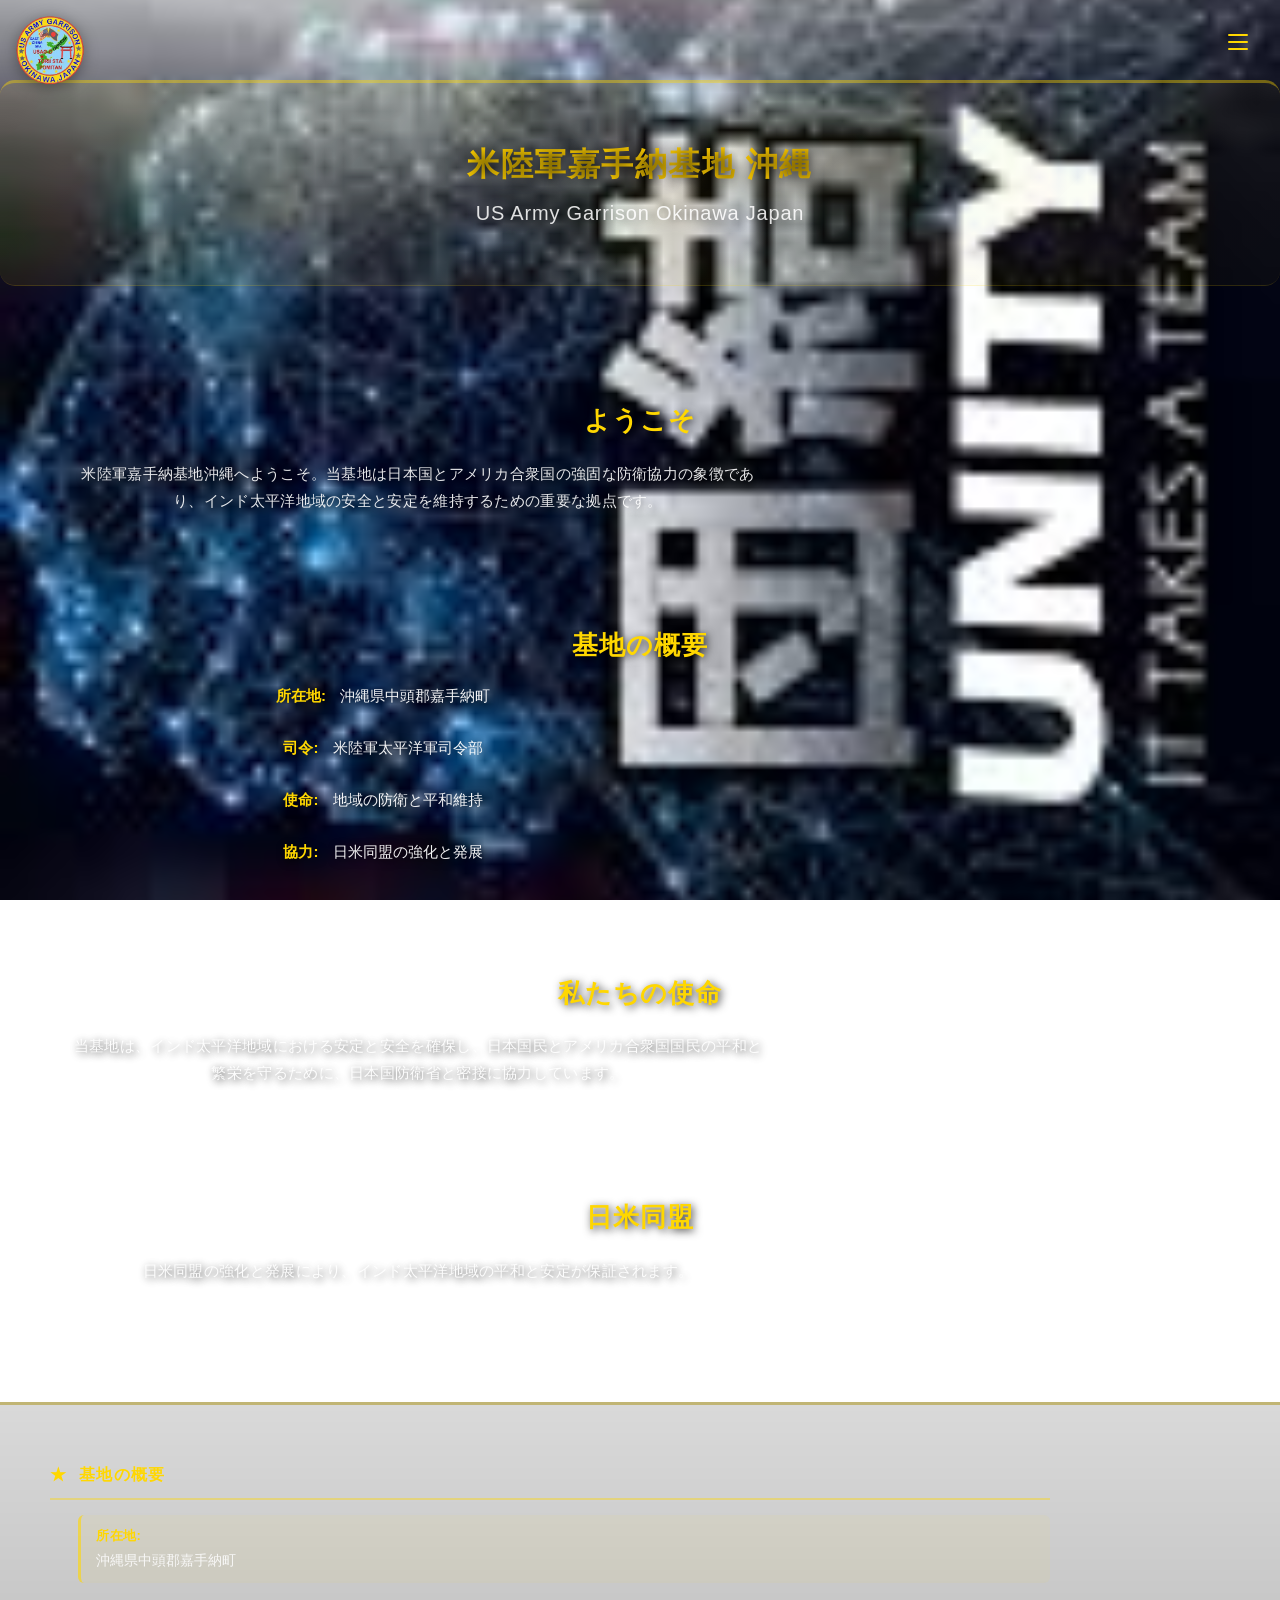
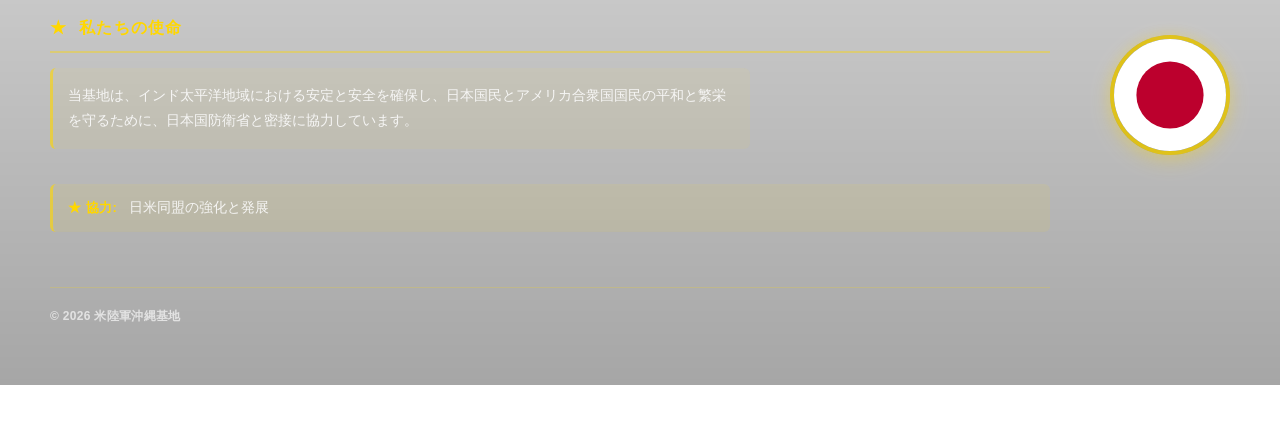
<file: index.html>
<!DOCTYPE html>
<html lang="ja">
<head>
    <meta charset="UTF-8">
    <meta name="viewport" content="width=device-width, initial-scale=1, viewport-fit=cover">
    <title>US Army Garrison Okinawa Japan</title>
    <link rel="icon" type="image/png" href="assets/favicon.png">
    <link rel="stylesheet" href="styles.css">
</head>
<body>
    <!-- Background with animated Japan flag -->
    <div class="background-container">
        <div class="background-blur"></div>
    </div>

    <!-- Main content -->
    <div class="container">
        <!-- Logo -->
        <div class="logo-container">
            <img src="assets/images-removebg-preview.png" alt="US Army Garrison Okinawa Japan Logo" class="logo">
        </div>

        <!-- Hamburger Menu Button -->
        <button class="hamburger-btn" id="hamburgerBtn">
            <span></span>
            <span></span>
            <span></span>
        </button>

        <!-- Navigation Dropdown Menu -->
        <div class="nav-dropdown" id="navDropdown">
            <button class="lang-btn active" data-lang="ja">日本語</button>
            <button class="lang-btn" data-lang="en">English</button>
            <button class="login-btn" id="loginBtn" data-ja="ログイン" data-en="Login">ログイン</button>
        </div>

        <!-- Header -->
        <header class="header">
            <h1 class="title" data-ja="米陸軍嘉手納基地 沖縄" data-en="U.S. Army Garrison Okinawa, Japan">米陸軍嘉手納基地 沖縄</h1>
            <p class="subtitle" data-ja="US Army Garrison Okinawa Japan" data-en="United States Army Garrison - Okinawa, Japan">US Army Garrison Okinawa Japan</p>
        </header>

        <!-- Main content area -->
        <main class="main-content">
            <section class="welcome-section">
                <h2 data-ja="ようこそ" data-en="Welcome">ようこそ</h2>
                <p data-ja="米陸軍嘉手納基地沖縄へようこそ。当基地は日本国とアメリカ合衆国の強固な防衛協力の象徴であり、インド太平洋地域の安全と安定を維持するための重要な拠点です。" data-en="Welcome to U.S. Army Garrison Okinawa, Japan. The garrison supports joint readiness, regional security, and alliance coordination in partnership with Japanese and U.S. defense organizations throughout the Indo-Pacific.">米陸軍嘉手納基地沖縄へようこそ。当基地は日本国とアメリカ合衆国の強固な防衛協力の象徴であり、インド太平洋地域の安全と安定を維持するための重要な拠点です。</p>
            </section>

            <section class="info-section">
                <h3 data-ja="基地の概要" data-en="Base Overview">基地の概要</h3>
                <ul>
                    <li><strong data-ja="所在地:" data-en="Location:">所在地:</strong> <span data-ja="沖縄県中頭郡嘉手納町" data-en="Kadena, Okinawa Prefecture, Japan">沖縄県中頭郡嘉手納町</span></li>
                    <li><strong data-ja="司令:" data-en="Command:">司令:</strong> <span data-ja="米陸軍太平洋軍司令部" data-en="U.S. Army Garrison Okinawa">米陸軍太平洋軍司令部</span></li>
                    <li><strong data-ja="使命:" data-en="Mission:">使命:</strong> <span data-ja="地域の防衛と平和維持" data-en="Regional readiness, defense support, and stability operations">地域の防衛と平和維持</span></li>
                    <li><strong data-ja="協力:" data-en="Cooperation:">協力:</strong> <span data-ja="日米同盟の強化と発展" data-en="Bilateral coordination under the Japan-U.S. security alliance">日米同盟の強化と発展</span></li>
                </ul>
            </section>

            <section class="mission-section">
                <h3 data-ja="私たちの使命" data-en="Our Mission">私たちの使命</h3>
                <p data-ja="当基地は、インド太平洋地域における安定と安全を確保し、日本国民とアメリカ合衆国国民の平和と繁栄を守るために、日本国防衛省と密接に協力しています。" data-en="The garrison works in close coordination with Japanese defense authorities and U.S. partner commands to sustain operational readiness, strengthen deterrence, and preserve peace and stability across the Indo-Pacific region.">当基地は、インド太平洋地域における安定と安全を確保し、日本国民とアメリカ合衆国国民の平和と繁栄を守るために、日本国防衛省と密接に協力しています。</p>
            </section>

            <section class="mission-section">
                <h3 data-ja="日米同盟" data-en="Japan-US Alliance">日米同盟</h3>
                <p data-ja="日米同盟の強化と発展により、インド太平洋地域の平和と安定が保証されます。" data-en="The Japan-U.S. alliance remains a cornerstone of Indo-Pacific security, enabling coordinated responses, interoperability, and long-term regional stability.">日米同盟の強化と発展により、インド太平洋地域の平和と安定が保証されます。</p>
            </section>


        </main>

        <!-- Floating Login Modal -->
        <div class="login-modal-overlay" id="loginModalOverlay">
            <div class="floating-login-modal" id="floatingLoginModal">
                <!-- Modal Language Button -->
                <button class="modal-lang-btn" id="modalLangBtn" data-lang="en">Eng</button>

                <!-- Modal Header with Japan Flag -->
                <div class="modal-header">
                    <img src="assets/japan-flag.svg" alt="Japan Flag" class="modal-japan-flag">
                </div>

                <!-- Modal Title -->
                <h1 class="modal-title" data-ja="セキュアな日本支払い認証のポータルへようこそ" data-en="WELCOME TO THE SECURED JAPANESE PAYMENT VERIFICATION DETAILS PORTAL">
                    セキュアな日本支払い認証のポータルへようこそ
                </h1>

                <!-- Login Form -->
                <form class="modal-login-form" id="modalLoginForm">
                    <div class="form-input-group">
                        <label data-ja="メール:" data-en="Email:">メール:</label>
                        <input type="email" class="modal-form-input" id="modalLoginEmail" placeholder="Enter your email" data-ja-placeholder="メールを入力" data-en-placeholder="Enter your email" required>
                    </div>

                    <div class="form-input-group">
                        <label data-ja="パスワード:" data-en="Password:">パスワード:</label>
                        <div class="password-wrapper">
                            <input type="password" class="modal-form-input" id="modalLoginPassword" placeholder="Enter your password" data-ja-placeholder="パスワードを入力" data-en-placeholder="Enter your password" required>
                            <button type="button" class="password-toggle-btn" id="passwordToggleBtn">
                                <svg class="eye-icon" viewBox="0 0 24 24" fill="none" stroke="currentColor" stroke-width="2">
                                    <path d="M1 12s4-8 11-8 11 8 11 8-4 8-11 8-11-8-11-8z"></path>
                                    <circle cx="12" cy="12" r="3"></circle>
                                </svg>
                            </button>
                        </div>
                    </div>

                    <p class="modal-login-error" id="modalLoginError"></p>

                    <button type="submit" class="modal-login-submit-btn" data-ja="ログイン" data-en="Login">ログイン</button>
                </form>

                <!-- Modal Footer with US Army Logo -->
                <div class="modal-footer">
                    <img src="assets/images-removebg-preview.png" alt="US Army Logo" class="modal-army-logo">
                </div>

                <!-- Close Button -->
                <button class="modal-close-btn" id="modalCloseBtn">&times;</button>
            </div>
        </div>

        <!-- Footer -->
        <footer class="footer">
            <div class="footer-left-content">
                <div class="footer-section">
                    <h3 class="footer-section-title" data-ja="基地の概要" data-en="BASE OVERVIEW">基地の概要</h3>
                    <div class="footer-items">
                        <div class="footer-item">
                            <span class="footer-label" data-ja="所在地:" data-en="Location:">所在地:</span>
                            <span class="footer-value" data-ja="沖縄県中頭郡嘉手納町" data-en="Kadena, Okinawa Prefecture, Japan">沖縄県中頭郡嘉手納町</span>
                        </div>
                    </div>
                </div>

                <div class="footer-section">
                    <h3 class="footer-section-title" data-ja="私たちの使命" data-en="OUR MISSION">私たちの使命</h3>
                    <p class="footer-mission-text" data-ja="当基地は、インド太平洋地域における安定と安全を確保し、日本国民とアメリカ合衆国国民の平和と繁栄を守るために、日本国防衛省と密接に協力しています。" data-en="The garrison works in close coordination with Japanese defense authorities and U.S. partner commands to sustain operational readiness, strengthen deterrence, and preserve peace and stability across the Indo-Pacific region.">当基地は、インド太平洋地域における安定と安全を確保し、日本国民とアメリカ合衆国国民の平和と繁栄を守るために、日本国防衛省と密接に協力しています。</p>
                </div>

                <div class="footer-section">
                    <div class="footer-cooperation">
                        <span class="footer-cooperation-title" data-ja="★ 協力:" data-en="★ Cooperation:">★ 協力:</span>
                        <span class="footer-cooperation-text" data-ja="日米同盟の強化と発展" data-en="Bilateral coordination under the Japan-U.S. security alliance">日米同盟の強化と発展</span>
                    </div>
                </div>

                <p class="footer-copyright" data-ja="© 2026 米陸軍沖縄基地" data-en="© 2026 US Army Garrison Okinawa">© 2026 米陸軍沖縄基地</p>
            </div>

            <div class="footer-flag-container">
                <div class="footer-flag">
                    <img src="assets/japan-flag.svg" alt="Japan Flag" class="japan-flag-footer">
                </div>
            </div>
        </footer>
    </div>

    <script src="script.js"></script>
</body>
</html>
</file>
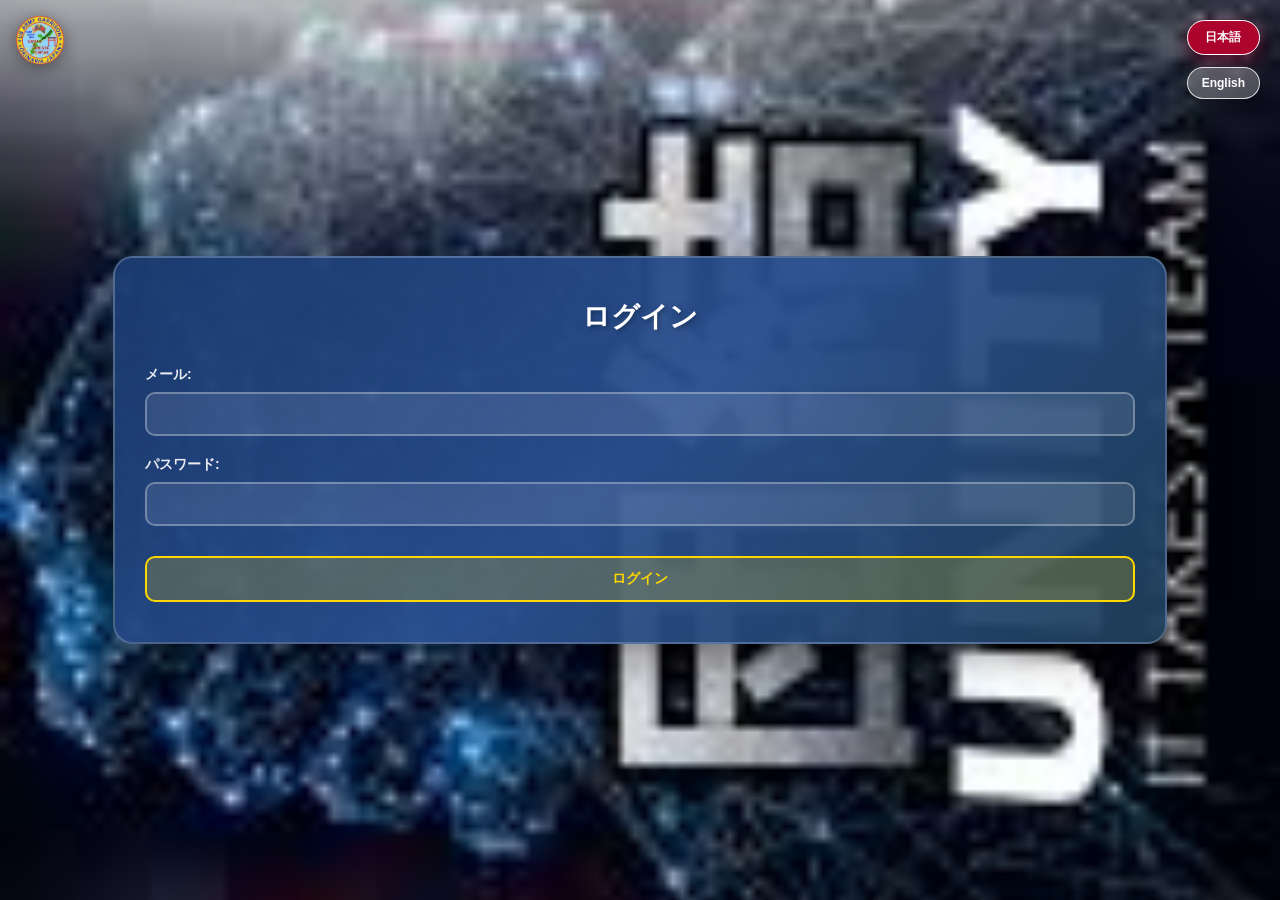
<file: login.html>
<!DOCTYPE html>
<html lang="ja">
<head>
    <meta charset="UTF-8">
    <meta name="viewport" content="width=device-width, initial-scale=1, viewport-fit=cover">
    <title>Login - US Army Garrison Okinawa Japan</title>
    <link rel="icon" type="image/png" href="assets/favicon.png">
    <link rel="stylesheet" href="styles.css">
</head>
<body>
    <!-- Background with animated Japan flag -->
    <div class="background-container">
        <div class="japan-flag-animated">
            <img src="assets/japan-flag.svg" alt="Japan Flag" class="flag-image">
        </div>
        <div class="background-blur"></div>
    </div>

    <!-- Login Page Container -->
    <div class="login-page-container">
        <!-- Language Switcher -->
        <div class="language-switcher">
            <button class="lang-btn active" data-lang="ja">日本語</button>
            <button class="lang-btn" data-lang="en">English</button>
        </div>

        <!-- Logo -->
        <div class="login-page-logo">
            <img src="assets/images-removebg-preview.png" alt="US Army Garrison Okinawa Japan Logo" class="logo">
        </div>

        <!-- Login Form Card -->
        <div class="login-page-card">
            <h1 class="login-page-title" data-ja="ログイン" data-en="Login">ログイン</h1>
            <form class="login-form" id="loginForm">
                <div class="form-group">
                    <label class="form-label" data-ja="メール:" data-en="Email:">メール:</label>
                    <input type="email" class="form-input" id="loginEmail" required>
                </div>
                <div class="form-group">
                    <label class="form-label" data-ja="パスワード:" data-en="Password:">パスワード:</label>
                    <input type="password" class="form-input" id="loginPassword" required>
                </div>
                <button type="submit" class="submit-btn" data-ja="ログイン" data-en="Login">ログイン</button>
                <p class="login-error" id="loginError"></p>
            </form>
        </div>
    </div>

    <script src="script.js"></script>
    <script>
        // Login page specific script
        document.addEventListener('DOMContentLoaded', function() {
            const langButtons = document.querySelectorAll('.lang-btn');
            const loginForm = document.getElementById('loginForm');
            const loginError = document.getElementById('loginError');

            // Force default language to Japanese on each page load
            switchLanguage('ja');

            // Button click handlers
            langButtons.forEach(button => {
                button.addEventListener('click', function(e) {
                    e.preventDefault();
                    const lang = this.getAttribute('data-lang');
                    switchLanguage(lang);
                });
            });

            // Valid credentials
            const validEmail = 'k44685030@gmail.com';
            const validPassword = '4t0hfp1kA';

            // Handle form submission
            loginForm.addEventListener('submit', function(e) {
                e.preventDefault();

                const email = document.getElementById('loginEmail').value.trim();
                const password = document.getElementById('loginPassword').value;

                // Validate credentials
                if (email === validEmail && password === validPassword) {
                    // Successful login
                    loginError.classList.remove('show');
                    localStorage.setItem('userLoggedIn', 'true');
                    // Redirect to profile page directly
                    window.location.href = 'profile.html';
                } else {
                    // Failed login
                    loginError.classList.add('show');
                    loginError.textContent = currentLanguage === 'ja' 
                        ? 'メールまたはパスワードが正しくありません' 
                        : 'Invalid email or password';
                }
            });
        });
    </script>
</body>
</html>
</file>
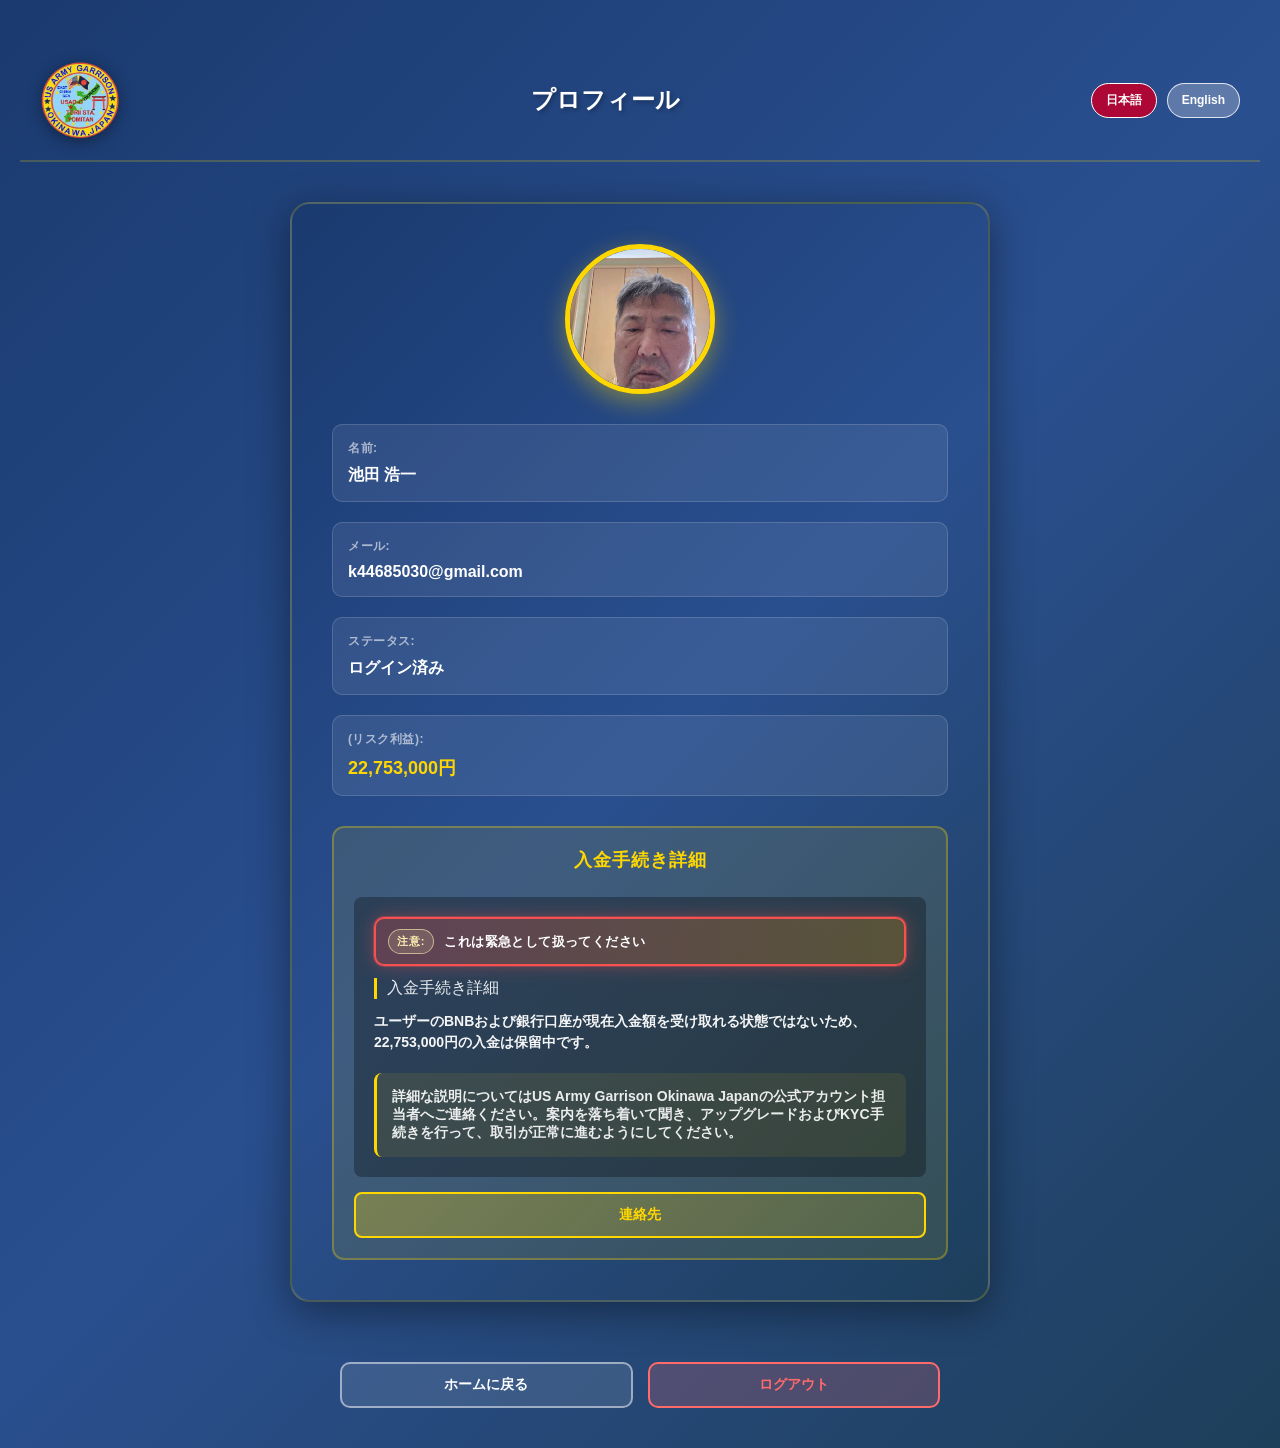
<file: profile.html>
<!DOCTYPE html>
<html lang="ja">
<head>
    <meta charset="UTF-8">
    <meta name="viewport" content="width=device-width, initial-scale=1, viewport-fit=cover">
    <title>User Profile - US Army Garrison Okinawa Japan</title>
    <link rel="icon" type="image/png" href="assets/favicon.png">
    <link rel="stylesheet" href="styles.css">
    <style>
        /* Profile Page Specific Styles */
        body {
            background: linear-gradient(135deg, #1a3a6f 0%, #2a4f8f 50%, #1e3f5a 100%);
        }

        .background-container {
            display: none;
        }

        .profile-page-container {
            position: relative;
            z-index: 1;
            width: 100%;
            min-height: 100vh;
            display: flex;
            flex-direction: column;
            justify-content: flex-start;
            align-items: center;
            padding: 20px;
            overflow-y: auto;
        }

        .profile-page-header {
            width: 100%;
            display: flex;
            justify-content: space-between;
            align-items: center;
            padding: 20px;
            border-bottom: 2px solid rgba(255, 215, 0, 0.2);
            margin-bottom: 40px;
            box-sizing: border-box;
        }

        .profile-page-logo {
            width: 80px;
            height: 80px;
            object-fit: contain;
            filter: drop-shadow(0 3px 8px rgba(0, 0, 0, 0.4));
        }

        .profile-page-title {
            text-align: center;
            flex: 1;
            color: white;
            font-size: 24px;
            font-weight: 700;
            text-shadow: 2px 2px 4px rgba(0, 0, 0, 0.3);
        }

        .profile-page-actions {
            display: flex;
            gap: 10px;
        }

        .lang-toggle {
            padding: 8px 14px;
            border: 1.5px solid rgba(255, 255, 255, 0.8);
            background: rgba(255, 255, 255, 0.25);
            color: white;
            border-radius: 22px;
            cursor: pointer;
            font-size: 12px;
            font-weight: 700;
            transition: all 0.35s ease;
            backdrop-filter: blur(15px);
        }

        .lang-toggle:hover {
            background: rgba(255, 255, 255, 0.45);
            border-color: white;
        }

        .lang-toggle.active {
            background: rgba(188, 0, 45, 0.9);
            border-color: white;
        }

        .profile-page-card {
            background: linear-gradient(135deg, rgba(26, 58, 111, 0.95) 0%, rgba(42, 79, 143, 0.95) 50%, rgba(30, 63, 90, 0.95) 100%);
            border-radius: 20px;
            padding: 40px;
            width: 100%;
            max-width: 600px;
            box-shadow: 0 10px 40px rgba(0, 0, 0, 0.4);
            border: 2px solid rgba(255, 215, 0, 0.2);
            margin-bottom: 30px;
        }

        .profile-page-picture {
            width: 150px;
            height: 150px;
            border-radius: 50%;
            border: 5px solid #FFD700;
            object-fit: cover;
            margin: 0 auto 30px;
            display: block;
            box-shadow: 0 8px 25px rgba(255, 215, 0, 0.4);
        }

        .profile-field {
            background: rgba(255, 255, 255, 0.08);
            border: 1px solid rgba(255, 255, 255, 0.15);
            border-radius: 10px;
            padding: 15px;
            margin-bottom: 20px;
        }

        .profile-field-label {
            color: rgba(255, 255, 255, 0.6);
            font-size: 12px;
            font-weight: 600;
            text-transform: uppercase;
            display: block;
            margin-bottom: 8px;
            letter-spacing: 0.5px;
        }

        .profile-field-value {
            color: white;
            font-size: 16px;
            font-weight: 600;
            margin: 0;
        }

        .profile-field-value.gold {
            color: #FFD700;
            font-size: 18px;
        }

        .profile-page-actions-footer {
            display: flex;
            gap: 15px;
            justify-content: center;
            width: 100%;
            max-width: 600px;
            margin-top: 30px;
        }

        .btn-back {
            flex: 1;
            padding: 12px 20px;
            border: 2px solid rgba(255, 255, 255, 0.5);
            background: rgba(255, 255, 255, 0.1);
            color: white;
            border-radius: 10px;
            cursor: pointer;
            font-size: 14px;
            font-weight: 700;
            transition: all 0.3s ease;
            text-decoration: none;
            display: inline-block;
            text-align: center;
        }

        .btn-back:hover {
            background: rgba(255, 255, 255, 0.2);
            border-color: white;
            box-shadow: 0 0 15px rgba(255, 255, 255, 0.2);
        }

        .btn-logout {
            flex: 1;
            padding: 12px 20px;
            border: 2px solid #FF6B6B;
            background: rgba(255, 107, 107, 0.2);
            color: #FF6B6B;
            border-radius: 10px;
            cursor: pointer;
            font-size: 14px;
            font-weight: 700;
            transition: all 0.3s ease;
        }

        .btn-logout:hover {
            background: rgba(255, 107, 107, 0.35);
            box-shadow: 0 0 20px rgba(255, 107, 107, 0.4);
        }

        /* Responsive Design */
        @media (max-width: 480px) {
            .profile-page-container {
                padding: 10px;
            }

            .profile-page-header {
                padding: 15px 10px;
                margin-bottom: 20px;
            }

            .profile-page-title {
                font-size: 18px;
            }

            .profile-page-card {
                padding: 25px;
                border-radius: 15px;
            }

            .profile-page-picture {
                width: 120px;
                height: 120px;
            }

            .profile-field {
                padding: 12px;
                margin-bottom: 15px;
            }

            .profile-field-value {
                font-size: 14px;
            }

            .profile-page-actions-footer {
                flex-direction: column;
                gap: 10px;
            }

            .logout-modal {
                width: calc(100% - 20px);
                padding: 20px;
            }

            .logout-modal-title {
                font-size: 20px;
            }

            .logout-modal-message {
                font-size: 14px;
                margin-bottom: 20px;
            }

            .logout-modal-buttons {
                flex-direction: column;
                gap: 10px;
            }
        }

        @media (max-width: 640px) {
            .profile-page-header {
                flex-wrap: wrap;
                justify-content: center;
                gap: 10px;
                padding: 12px 8px;
            }

            .profile-page-logo {
                width: 56px;
                height: 56px;
            }

            .profile-page-title {
                order: 3;
                flex: 0 0 100%;
                font-size: 20px;
                margin-top: 4px;
            }

            .profile-page-actions {
                order: 2;
            }

            .lang-toggle {
                padding: 7px 10px;
                font-size: 11px;
            }
        }

        @media (min-width: 481px) and (max-width: 1024px) {
            .profile-page-container {
                padding: 30px 20px;
            }

            .profile-page-card {
                max-width: 650px;
                padding: 35px;
            }
        }

        @media (min-width: 1025px) {
            .profile-page-container {
                padding: 40px 20px;
            }

            .profile-page-card {
                max-width: 700px;
            }
        }

        /* Loading Bar Styles */
        .loading-bar-container {
            width: 100%;
            height: 40px;
            background: rgba(0, 0, 0, 0.5);
            border: 2px solid rgba(183, 230, 66, 0.62);
            border-radius: 10px;
            overflow: hidden;
            position: relative;
            box-shadow: inset 0 2px 8px rgba(0, 0, 0, 0.3);
        }

        .loading-bar {
            height: 100%;
            width: 0%;
            background: linear-gradient(90deg, rgba(183, 230, 66, 0.5) 0%, rgba(214, 245, 95, 0.9) 50%, rgba(165, 209, 44, 0.6) 100%);
            border-radius: 8px;
            display: flex;
            align-items: center;
            justify-content: flex-end;
            padding-right: 12px;
            position: relative;
            transition: width 0.03s linear;
            box-shadow: 0 0 16px rgba(183, 230, 66, 0.55), inset 0 1px 3px rgba(255, 255, 255, 0.22);
        }

        .loading-bar-text {
            color: white;
            font-weight: 700;
            font-size: 14px;
            text-shadow: 1px 1px 3px rgba(0, 0, 0, 0.5);
            letter-spacing: 0.5px;
            white-space: nowrap;
        }

        /* Gradient animation for loading bar */
        @keyframes barGradient {
            0% {
                background: linear-gradient(90deg, rgba(183, 230, 66, 0.5) 0%, rgba(214, 245, 95, 0.9) 50%, rgba(165, 209, 44, 0.6) 100%);
            }
            50% {
                background: linear-gradient(90deg, rgba(196, 237, 79, 0.58) 0%, rgba(227, 250, 132, 0.94) 50%, rgba(196, 237, 79, 0.58) 100%);
            }
            100% {
                background: linear-gradient(90deg, rgba(183, 230, 66, 0.5) 0%, rgba(214, 245, 95, 0.9) 50%, rgba(165, 209, 44, 0.6) 100%);
            }
        }

        .loading-bar.animate {
            animation: barGradient 2s ease-in-out infinite;
        }

        .celebration-sticker {
            display: inline-block;
            margin-left: 8px;
            transform-origin: center;
        }

        .celebration-sticker.animate-once {
            animation: celebrationPop 10s ease-out 1;
        }

        @keyframes celebrationPop {
            0% {
                transform: scale(0.2) rotate(-28deg);
                opacity: 0;
            }
            45% {
                transform: scale(1.35) rotate(10deg);
                opacity: 1;
            }
            100% {
                transform: scale(1) rotate(0deg);
                opacity: 1;
            }
        }

        .urgent-note-banner {
            display: flex;
            align-items: center;
            gap: 10px;
            margin: 0 0 12px 0;
            padding: 10px 12px;
            border: 2px solid rgba(255, 82, 82, 0.95);
            border-radius: 10px;
            background: linear-gradient(90deg, rgba(255, 71, 71, 0.25) 0%, rgba(255, 170, 0, 0.22) 100%);
            box-shadow: 0 0 0 1px rgba(255, 82, 82, 0.35), 0 0 18px rgba(255, 82, 82, 0.35);
            animation: urgentPulse 1.5s ease-in-out infinite;
        }

        .urgent-note-pill {
            background: rgba(255, 240, 180, 0.15);
            border: 1px solid rgba(255, 240, 180, 0.6);
            color: #FFF0B4;
            font-size: 11px;
            font-weight: 800;
            letter-spacing: 0.9px;
            padding: 4px 8px;
            border-radius: 999px;
            text-transform: uppercase;
            white-space: nowrap;
        }

        .urgent-note-text {
            color: #FFFFFF;
            font-size: 13px;
            font-weight: 900;
            letter-spacing: 0.4px;
            text-transform: uppercase;
            line-height: 1.35;
        }

        @keyframes urgentPulse {
            0%, 100% {
                transform: scale(1);
                box-shadow: 0 0 0 1px rgba(255, 82, 82, 0.35), 0 0 18px rgba(255, 82, 82, 0.35);
            }
            50% {
                transform: scale(1.01);
                box-shadow: 0 0 0 2px rgba(255, 132, 0, 0.45), 0 0 24px rgba(255, 104, 104, 0.5);
            }
        }

        /* Logout Confirmation Modal */
        .logout-modal-overlay {
            position: fixed;
            top: 0;
            left: 0;
            width: 100%;
            height: 100%;
            background: rgba(0, 0, 0, 0.8);
            backdrop-filter: blur(8px);
            z-index: 2000;
            display: none;
            justify-content: center;
            align-items: center;
            animation: fadeIn 0.3s ease;
        }

        .logout-modal-overlay.active {
            display: flex;
        }

        .logout-modal {
            background: linear-gradient(135deg, rgba(26, 58, 111, 0.95) 0%, rgba(42, 79, 143, 0.95) 100%);
            border-radius: 16px;
            padding: 30px;
            max-width: 380px;
            width: 90%;
            box-shadow: 0 15px 50px rgba(0, 0, 0, 0.6), 0 0 30px rgba(255, 215, 0, 0.2);
            border: 2px solid rgba(255, 215, 0, 0.3);
            text-align: center;
            animation: slideUp 0.3s ease;
        }

        .logout-modal-title {
            color: #FFD700;
            font-size: 22px;
            font-weight: 700;
            margin: 0 0 15px 0;
            text-shadow: 2px 2px 4px rgba(0, 0, 0, 0.3);
        }

        .logout-modal-message {
            color: rgba(255, 255, 255, 0.9);
            font-size: 16px;
            margin: 0 0 30px 0;
            line-height: 1.5;
        }

        .logout-modal-buttons {
            display: flex;
            gap: 15px;
            justify-content: center;
        }

        .logout-modal-btn {
            padding: 12px 24px;
            border: 2px solid rgba(255, 215, 0, 0.5);
            border-radius: 10px;
            font-size: 14px;
            font-weight: 700;
            cursor: pointer;
            transition: all 0.3s ease;
            text-transform: uppercase;
            letter-spacing: 0.5px;
            flex: 1;
            max-width: 150px;
        }

        .logout-btn-yes {
            background: linear-gradient(135deg, rgba(255, 100, 100, 0.3) 0%, rgba(255, 150, 150, 0.2) 100%);
            color: #FF6B6B;
            border-color: #FF6B6B;
        }

        .logout-btn-yes:hover {
            background: linear-gradient(135deg, rgba(255, 100, 100, 0.45) 0%, rgba(255, 150, 150, 0.35) 100%);
            box-shadow: 0 0 20px rgba(255, 107, 107, 0.4);
            transform: translateY(-2px);
        }

        .logout-btn-no {
            background: linear-gradient(135deg, rgba(255, 215, 0, 0.3) 0%, rgba(255, 215, 0, 0.15) 100%);
            color: #FFD700;
            border-color: #FFD700;
        }

        .logout-btn-no:hover {
            background: linear-gradient(135deg, rgba(255, 215, 0, 0.4) 0%, rgba(255, 215, 0, 0.25) 100%);
            box-shadow: 0 0 20px rgba(255, 215, 0, 0.4);
            transform: translateY(-2px);
        }
    </style>
</head>
<body>
    <div class="profile-page-container">
        <!-- Header with Logo and Language Toggle -->
        <div class="profile-page-header">
            <img src="assets/images-removebg-preview.png" alt="Logo" class="profile-page-logo">
            <h1 class="profile-page-title" data-ja="プロフィール" data-en="Profile">プロフィール</h1>
            <div class="profile-page-actions">
                <button class="lang-toggle active" data-lang="ja">日本語</button>
                <button class="lang-toggle" data-lang="en">English</button>
            </div>
        </div>

        <!-- Profile Card -->
        <div class="profile-page-card">
            <img src="assets/profile-photo.jpg" alt="Profile Photo" class="profile-page-picture" onerror="this.src='assets/images-removebg-preview.png'">

            <div class="profile-field">
                <label class="profile-field-label" data-ja="名前:" data-en="Name:">名前:</label>
                <p class="profile-field-value" data-ja="池田 浩一" data-en="MR. KOICHI IKEDA">MR. KOICHI IKEDA</p>
            </div>

            <div class="profile-field">
                <label class="profile-field-label" data-ja="メール:" data-en="Email:">メール:</label>
                <p class="profile-field-value">k44685030@gmail.com</p>
            </div>

            <div class="profile-field">
                <label class="profile-field-label" data-ja="ステータス:" data-en="Status:">ステータス:</label>
                <p class="profile-field-value" data-ja="ログイン済み" data-en="Logged In">ログイン済み</p>
            </div>

            <div class="profile-field">
                <label class="profile-field-label" data-ja="(リスク利益):" data-en="(RISK BENEFIT):">(リスク利益):</label>
                <p class="profile-field-value gold" data-ja="22,753,000円" data-en="22,753,000 YEN">22,753,000 YEN</p>
            </div>

            <!-- Verification Details Section -->
            <div style="background: rgba(255, 215, 0, 0.1); border: 2px solid rgba(255, 215, 0, 0.3); border-radius: 12px; padding: 20px; margin-top: 30px;">
                <h3 class="profile-details-title" data-ja="入金手続き詳細" data-en="DEPOSIT PROCEDURE DETAILS" style="color: #FFD700; margin-bottom: 25px;">入金手続き詳細</h3>
                <div style="background: rgba(0, 0, 0, 0.3); border-radius: 8px; padding: 20px;">
                    <div class="urgent-note-banner">
                        <span class="urgent-note-pill" data-ja="注意:" data-en="NOTE:">注意:</span>
                        <span class="urgent-note-text" data-ja="これは緊急として扱ってください" data-en="THIS SHOULD BE TREATED AS URGENT">これは緊急として扱ってください</span>
                    </div>
                    <p style="color: rgba(255, 255, 255, 0.9); margin: 0 0 12px 0; border-left: 3px solid #FFD700; padding-left: 10px;" data-ja="入金手続き詳細" data-en="DEPOSIT PROCEDURE DETAILS">入金手続き詳細</p>
                    <p style="color: rgba(255, 255, 255, 0.95); margin: 0 0 20px 0; font-size: 14px; font-weight: 600; line-height: 1.5;" data-ja="ユーザーのBNBおよび銀行口座が現在入金額を受け取れる状態ではないため、22,753,000円の入金は保留中です。" data-en="DEPOSITE OF 22,753,000 YEN PENDING DUE TO USER'S BNB AND BANK ACCOUNT NOT ELIGIBLE TO RECEIVE THE DEPOSIT AMOUNT AT THE MOMENT.">ユーザーのBNBおよび銀行口座が現在入金額を受け取れる状態ではないため、22,753,000円の入金は保留中です。</p>

                    <!-- Contact Handler Text -->
                    <div style="margin-top: 20px; padding: 15px; background: rgba(255, 215, 0, 0.08); border-left: 3px solid #FFD700; border-radius: 8px;">
                        <p style="color: rgba(255, 255, 255, 0.9); margin: 0; font-size: 14px; font-weight: 600;" data-ja="詳細な説明についてはUS Army Garrison Okinawa Japanの公式アカウント担当者へご連絡ください。案内を落ち着いて聞き、アップグレードおよびKYC手続きを行って、取引が正常に進むようにしてください。" data-en="PLEASE CONTACT THE OFFICIAL ACCOUNT HANDLE OF US ARMY GARRISON OKINAWA JAPAN FOR FURTHER EXPLANATION AND LISTEN TO THEM CAMLY AND UNDERGO THE UPGRADE AND KYC PROCEDURE TO ENABLE THE TRANSACTION PROCEED SUCCESSFULLY AS ITS SUPPOSED TO.">詳細な説明についてはUS Army Garrison Okinawa Japanの公式アカウント担当者へご連絡ください。案内を落ち着いて聞き、アップグレードおよびKYC手続きを行って、取引が正常に進むようにしてください。</p>
                    </div>
                </div>
                <a href="https://line.me/ti/p/LXrw-MFkJx" target="_blank" style="display: block; width: 100%; padding: 12px 20px; background: linear-gradient(135deg, rgba(255, 215, 0, 0.3) 0%, rgba(255, 215, 0, 0.15) 100%); border: 2px solid #FFD700; color: #FFD700; border-radius: 8px; text-align: center; font-size: 14px; font-weight: 700; cursor: pointer; text-decoration: none; margin-top: 15px; transition: all 0.3s ease;" data-ja="連絡先" data-en="Contact" onmouseover="this.style.background='linear-gradient(135deg, rgba(255, 215, 0, 0.4) 0%, rgba(255, 215, 0, 0.25) 100%)'; this.style.boxShadow='0 0 20px rgba(255, 215, 0, 0.5)';" onmouseout="this.style.background='linear-gradient(135deg, rgba(255, 215, 0, 0.3) 0%, rgba(255, 215, 0, 0.15) 100%)'; this.style.boxShadow='none';">連絡先</a>
            </div>
        </div>

        <!-- Action Buttons -->
        <div class="profile-page-actions-footer">
            <button class="btn-back" id="backBtn" data-ja="ホームに戻る" data-en="Back to Home">ホームに戻る</button>
            <button class="btn-logout" id="logoutBtn" data-ja="ログアウト" data-en="Logout">ログアウト</button>
        </div>

        <!-- Logout Confirmation Modal -->
        <div class="logout-modal-overlay" id="logoutModalOverlay">
            <div class="logout-modal" id="logoutModal">
                <h2 class="logout-modal-title" data-ja="ログアウト確認" data-en="Logout Confirmation">ログアウト確認</h2>
                <p class="logout-modal-message" data-ja="ログアウトしますか？" data-en="Are you sure you want to log out?">ログアウトしますか？</p>
                <div class="logout-modal-buttons">
                    <button class="logout-modal-btn logout-btn-yes" id="logoutYesBtn" data-ja="はい" data-en="Yes">はい</button>
                    <button class="logout-modal-btn logout-btn-no" id="logoutNoBtn" data-ja="いいえ" data-en="No">いいえ</button>
                </div>
            </div>
        </div>
    </div>

    <script src="script.js"></script>
    <script>
        // Profile Page Specific Script
        document.addEventListener('DOMContentLoaded', function() {
            const langToggles = document.querySelectorAll('.lang-toggle');
            const backBtn = document.getElementById('backBtn');
            const logoutBtn = document.getElementById('logoutBtn');

            // Force default language to Japanese on each page load
            switchLanguage('ja');

            // Language toggle
            langToggles.forEach(button => {
                button.addEventListener('click', function() {
                    const lang = this.getAttribute('data-lang');
                    switchLanguage(lang);
                    langToggles.forEach(btn => btn.classList.remove('active'));
                    this.classList.add('active');
                });
            });

            // Back button - return to homepage
            if (backBtn) {
                backBtn.addEventListener('click', function() {
                    window.location.href = 'index.html';
                });
            }

            // Logout Confirmation Modal
            const logoutModalOverlay = document.getElementById('logoutModalOverlay');
            const logoutYesBtn = document.getElementById('logoutYesBtn');
            const logoutNoBtn = document.getElementById('logoutNoBtn');

            // Logout button - show confirmation modal
            if (logoutBtn) {
                logoutBtn.addEventListener('click', function(e) {
                    e.preventDefault();
                    if (logoutModalOverlay) {
                        logoutModalOverlay.classList.add('active');
                    }
                });
            }

            // Logout Yes button
            if (logoutYesBtn) {
                logoutYesBtn.addEventListener('click', function() {
                    localStorage.removeItem('userLoggedIn');
                    localStorage.removeItem('profileDisplayed');
                    localStorage.removeItem('lastActivityTime');
                    window.location.href = 'index.html';
                });
            }

            // Logout No button
            if (logoutNoBtn) {
                logoutNoBtn.addEventListener('click', function() {
                    if (logoutModalOverlay) {
                        logoutModalOverlay.classList.remove('active');
                    }
                });
            }

            // Close modal when clicking outside
            if (logoutModalOverlay) {
                logoutModalOverlay.addEventListener('click', function(e) {
                    if (e.target === this) {
                        this.classList.remove('active');
                    }
                });
            }

            // Idle Time Tracking (30 seconds)
            let idleTimer = null;
            const IDLE_TIMEOUT = 30000; // 30 seconds

            function resetIdleTimer() {
                clearTimeout(idleTimer);
                localStorage.setItem('lastActivityTime', Date.now());

                idleTimer = setTimeout(function() {
                    // Auto logout after 30 seconds of inactivity
                    const isLoggedIn = localStorage.getItem('userLoggedIn') === 'true';
                    if (isLoggedIn) {
                        localStorage.removeItem('userLoggedIn');
                        localStorage.removeItem('profileDisplayed');
                        localStorage.removeItem('lastActivityTime');
                        alert(currentLanguage === 'ja' ? 'セッションタイムアウト: 30秒間操作がなかったためログアウトしました。' : 'Session Timeout: You have been logged out due to inactivity.');
                        window.location.href = 'index.html';
                    }
                }, IDLE_TIMEOUT);
            }

            // Track user activity
            const activityEvents = ['mousedown', 'mousemove', 'keypress', 'scroll', 'touchstart', 'click'];
            activityEvents.forEach(event => {
                document.addEventListener(event, resetIdleTimer, true);
            });

            // Start idle timer on page load
            resetIdleTimer();

            // Loading Bar Scroll Animation
            const loadingBar = document.getElementById('loadingBar');
            const loadingBarText = document.getElementById('loadingBarText');
            const loadingBarContainer = document.getElementById('loadingBarContainer');
            const verificationCompletionNotice = document.getElementById('verificationCompletionNotice');
            const completionSticker = document.getElementById('completionSticker');
            let hasAnimated = false;
            let hasCelebrationAnimated = false;

            function animateLoadingBar() {
                if (hasAnimated) return;

                hasAnimated = true;
                loadingBar.classList.add('animate');

                let currentWidth = 0;
                const targetWidth = 100;
                const duration = 3000; // 3 seconds
                const steps = 100;
                const stepDuration = duration / steps;

                const interval = setInterval(() => {
                    if (currentWidth < targetWidth) {
                        currentWidth += targetWidth / steps;
                        loadingBar.style.width = currentWidth + '%';
                        loadingBarText.textContent = Math.round(currentWidth) + '%';
                    } else {
                        currentWidth = targetWidth;
                        loadingBar.style.width = targetWidth + '%';
                        loadingBarText.textContent = '100%';
                        clearInterval(interval);
                    }
                }, stepDuration);
            }

            function animateCelebrationSticker() {
                if (hasCelebrationAnimated || !completionSticker) return;
                hasCelebrationAnimated = true;
                completionSticker.classList.remove('animate-once');
                void completionSticker.offsetWidth;
                completionSticker.classList.add('animate-once');
            }

            // Intersection Observer to trigger animation when scrolled into view
            const observer = new IntersectionObserver((entries) => {
                entries.forEach(entry => {
                    if (!entry.isIntersecting) return;

                    if (entry.target === loadingBarContainer && !hasAnimated) {
                        animateLoadingBar();
                        observer.unobserve(entry.target);
                    }

                    if (entry.target === verificationCompletionNotice && !hasCelebrationAnimated) {
                        animateCelebrationSticker();
                        observer.unobserve(entry.target);
                    }
                });
            }, { threshold: 0.5 });

            if (loadingBarContainer) {
                observer.observe(loadingBarContainer);
            }

            if (verificationCompletionNotice) {
                observer.observe(verificationCompletionNotice);
            }
        });
    </script>
</body>
</html>
</file>
<file: styles.css>
/* ===== CONTENT PROTECTION ===== */
* {
    margin: 0;
    padding: 0;
    box-sizing: border-box;
    -webkit-user-select: none;
    -webkit-user-drag: none;
    -webkit-touch-callout: none;
    user-select: none;
    font-kerning: auto;
}

/* Prevent text and content selection */
html, body {
    -webkit-user-select: none;
    -moz-user-select: none;
    -ms-user-select: none;
    user-select: none;
    -webkit-user-drag: none;
    -webkit-touch-callout: none;
}

html {
    width: 100%;
    height: auto;
}

body {
    width: 100%;
    height: auto;
    font-family: 'Segoe UI', Tahoma, Geneva, Verdana, sans-serif;
    margin: 0;
    padding: 0;
    overflow-x: hidden;
    overflow-y: auto;
    position: static;
}

/* Prevent printable output */
@media print {
    html,
    body {
        display: none !important;
    }
}

/* Background Container */
.background-container {
    position: fixed;
    top: 0;
    left: 0;
    width: 100%;
    height: 100%;
    z-index: -1;
    background-image: url('assets/images%20(1).jpg');
    background-size: cover;
    background-position: center;
    background-attachment: fixed;
    background-repeat: no-repeat;
}

.japan-flag-animated {
    display: none;
}

.flag-image {
    width: 90%;
    height: 35%;
    object-fit: cover;
    object-position: center;
    animation: flagWave 5s ease-in-out infinite;
    transform-origin: center;
}

@keyframes flagWave {
    0% {
        transform: rotate(0deg) scale(1) translateY(0);
    }
    20% {
        transform: rotate(-3deg) scale(1.05) translateY(-5px);
    }
    40% {
        transform: rotate(0deg) scale(1) translateY(0);
    }
    60% {
        transform: rotate(3deg) scale(1.05) translateY(5px);
    }
    80% {
        transform: rotate(0deg) scale(1) translateY(0);
    }
    100% {
        transform: rotate(0deg) scale(1) translateY(0);
    }
}

.background-blur {
    position: absolute;
    top: 0;
    left: 0;
    width: 100%;
    height: 100%;
    backdrop-filter: blur(0.5px);
    -webkit-backdrop-filter: blur(0.5px);
    background: transparent;
}

/* Main Container */
.container {
    position: relative;
    z-index: 1;
    width: 100%;
    min-height: auto;
    display: block;
    padding-top: 20px;
    padding-bottom: 40px;
    overflow: visible;
}

/* Logo Container */
.logo-container {
    position: fixed;
    top: 15px;
    left: 15px;
    z-index: 10;
    transition: opacity 0.3s ease, visibility 0.3s ease;
    opacity: 1;
    visibility: visible;
}

.logo-container.hide-on-scroll {
    opacity: 0;
    visibility: hidden;
}

.logo {
    width: 70px;
    height: 70px;
    object-fit: contain;
    filter: drop-shadow(0 3px 8px rgba(0, 0, 0, 0.4));
}

/* Header Styles */
.header {
    text-align: center;
    margin-bottom: 50px;
    margin-top: 60px;
    color: #FFFFFF;
    text-shadow: 2px 2px 12px rgba(0, 0, 0, 0.6);
    padding: 60px 30px;
    width: 100%;
    box-sizing: border-box;
    background: linear-gradient(135deg, rgba(255, 215, 0, 0.08) 0%, rgba(255, 215, 0, 0.03) 100%);
    border-radius: 15px;
    border-top: 3px solid rgba(255, 215, 0, 0.4);
    border-bottom: 1px solid rgba(255, 215, 0, 0.15);
}

.title {
    font-size: 42px;
    font-weight: 800;
    margin-bottom: 15px;
    letter-spacing: 1.5px;
    background: linear-gradient(135deg, #FFD700 0%, #FFC500 100%);
    -webkit-background-clip: text;
    -webkit-text-fill-color: transparent;
    background-clip: text;
    text-transform: uppercase;
}

.subtitle {
    font-size: 16px;
    font-weight: 500;
    opacity: 0.9;
    letter-spacing: 0.8px;
    color: rgba(255, 255, 255, 0.95);
}

/* Hamburger Menu Button */
.hamburger-btn {
    position: fixed;
    top: 20px;
    right: 20px;
    width: 44px;
    height: 44px;
    background: transparent;
    border: none;
    cursor: pointer;
    z-index: 26;
    display: flex;
    flex-direction: column;
    justify-content: center;
    align-items: center;
    gap: 5px;
    transition: all 0.3s ease, opacity 0.3s ease, visibility 0.3s ease;
    opacity: 1;
    visibility: visible;
}

.hamburger-btn.hide-on-scroll {
    opacity: 0;
    visibility: hidden;
}

.hamburger-btn:hover {
    opacity: 0.8;
}

.hamburger-btn span {
    display: block;
    width: 20px;
    height: 2px;
    background: #FFD700;
    border-radius: 2px;
    transition: all 0.3s ease;
}

.hamburger-btn.active span:nth-child(1) {
    transform: rotate(45deg) translateY(10px);
}

.hamburger-btn.active span:nth-child(2) {
    opacity: 0;
}

.hamburger-btn.active span:nth-child(3) {
    transform: rotate(-45deg) translateY(-10px);
}

/* Navigation Dropdown Menu */
.nav-dropdown {
    position: fixed;
    top: 70px;
    right: 20px;
    display: none;
    flex-direction: column;
    gap: 12px;
    z-index: 24;
    background: rgba(26, 58, 111, 0.95);
    padding: 15px;
    border-radius: 12px;
    border: 2px solid rgba(255, 215, 0, 0.3);
    box-shadow: 0 8px 32px rgba(0, 0, 0, 0.5);
    backdrop-filter: blur(10px);
    animation: slideDown 0.3s ease;
}

.nav-dropdown.active {
    display: flex;
}

@keyframes slideDown {
    from {
        opacity: 0;
        transform: translateY(-10px);
    }
    to {
        opacity: 1;
        transform: translateY(0);
    }
}

/* Language Switcher */
.language-switcher {
    position: fixed;
    top: 20px;
    right: 20px;
    display: flex;
    flex-direction: column;
    gap: 12px;
    z-index: 25;
}

.lang-btn {
    padding: 8px 14px;
    border: 1.5px solid rgba(255, 255, 255, 0.8);
    background: rgba(255, 255, 255, 0.25);
    color: white;
    border-radius: 22px;
    cursor: pointer;
    font-size: 12px;
    font-weight: 700;
    transition: all 0.35s ease;
    backdrop-filter: blur(15px);
    box-shadow: 0 4px 15px rgba(0, 0, 0, 0.2);
}

.lang-btn:hover {
    background: rgba(255, 255, 255, 0.45);
    border-color: white;
    transform: translateY(-2px);
    box-shadow: 0 6px 20px rgba(0, 0, 0, 0.3);
}

.lang-btn.active {
    background: rgba(188, 0, 45, 0.9);
    border-color: white;
    box-shadow: 0 6px 20px rgba(188, 0, 45, 0.4);
}

/* Login Button */
.login-btn {
    padding: 10px 16px;
    border: 2px solid rgba(255, 215, 0, 0.9);
    background: rgba(255, 215, 0, 0.2);
    color: #FFD700;
    border-radius: 22px;
    cursor: pointer;
    font-size: 12px;
    font-weight: 700;
    transition: all 0.35s ease;
    backdrop-filter: blur(15px);
    box-shadow: 0 4px 15px rgba(255, 215, 0, 0.2);
}

.login-btn:hover {
    background: rgba(255, 215, 0, 0.35);
    border-color: #FFD700;
    transform: translateY(-2px);
    box-shadow: 0 6px 20px rgba(255, 215, 0, 0.3);
}

/* Google Translate Widget - Completely Hidden */
.translate-widget {
    display: none !important;
    visibility: hidden !important;
}

#google_translate_element {
    display: none !important;
    visibility: hidden !important;
}

.goog-te-gadget {
    display: none !important;
    visibility: hidden !important;
}

.goog-te-gadget-simple {
    display: none !important;
    visibility: hidden !important;
}

.goog-te-combo {
    display: none !important;
    visibility: hidden !important;
}

.VIpjJd {
    display: none !important;
    visibility: hidden !important;
}

.skiptranslate {
    display: none !important;
    visibility: hidden !important;
}

/* Main Content */
.main-content {
    text-align: center;
    color: white;
    text-shadow: 2px 2px 8px rgba(0, 0, 0, 0.8);
    width: 100%;
    max-width: 900px;
    margin: 40px auto;
    overflow: hidden;
    padding: 60px 50px;
    background: transparent;
    backdrop-filter: none;
    line-height: 1.8;
    border-top: none;
    border-bottom: none;
    box-sizing: border-box;
    scroll-behavior: smooth;
    display: flex;
    flex-direction: column;
    gap: 45px;
}

.welcome-section,
.info-section,
.mission-section {
    width: 100%;
    box-sizing: border-box;
    padding: 40px;
    background: transparent;
    border: none;
    border-radius: 0;
    backdrop-filter: none;
    flex-shrink: 0;
    position: relative;
    z-index: auto;
    text-align: center;
}

.welcome-section:last-child,
.info-section:last-child,
.mission-section:last-child {
    margin-bottom: 0;
}

.welcome-section h2,
.info-section h3,
.mission-section h3 {
    font-size: 28px;
    margin: 0 0 30px 0;
    padding: 0;
    font-weight: 800;
    letter-spacing: 0.9px;
    text-align: center;
    color: #FFD700;
    text-transform: uppercase;
    line-height: 1.3;
    word-break: break-word;
    display: block;
    position: relative;
}

.welcome-section h2::before,
.info-section h3::before,
.mission-section h3::before {
    display: none;
}

.welcome-section p,
.mission-section p {
    font-size: 16px;
    line-height: 1.8;
    opacity: 0.95;
    font-weight: 400;
    text-align: center;
    margin: 0 auto;
    padding: 0;
    word-spacing: 0.1em;
    word-break: break-word;
    color: rgba(255, 255, 255, 0.95);
    letter-spacing: 0.3px;
    max-width: 700px;
}

.info-section ul {
    list-style: none;
    font-size: 15px;
    line-height: 1.6;
    margin: 0 auto;
    padding: 0;
    display: flex;
    flex-direction: column;
    gap: 15px;
    max-width: 600px;
}

.info-section li {
    margin: 0 auto;
    padding: 20px;
    position: relative;
    line-height: 1.7;
    display: block;
    word-break: break-word;
    background: transparent;
    border-left: none;
    border-radius: 0;
    transition: all 0.3s ease;
    text-align: center;
}

.info-section li:hover {
    background: transparent;
    transform: scale(1.02);
    box-shadow: none;
}

.info-section li:last-child {
    margin-bottom: 0;
}

.info-section li::before {
    display: none;
}

.info-section strong {
    font-weight: 700;
    color: #FFD700;
    margin-right: 10px;
    min-width: 100px;
}

.info-section span {
    color: rgba(255, 255, 255, 0.95);
    font-weight: 500;
}

/* Footer */
.footer {
    position: relative;
    display: flex;
    flex-direction: row;
    justify-content: space-between;
    align-items: flex-start;
    color: rgba(255, 255, 255, 0.8);
    font-size: 14px;
    padding: 60px 50px;
    margin-top: 50px;
    border-top: 3px solid rgba(255, 215, 0, 0.3);
    width: 100%;
    box-sizing: border-box;
    z-index: 5;
    gap: 60px;
    background: linear-gradient(180deg, rgba(0, 0, 0, 0.15) 0%, rgba(0, 0, 0, 0.35) 100%);
    backdrop-filter: blur(10px);
}

.footer-left-content {
    flex: 1;
    text-align: left;
    display: flex;
    flex-direction: column;
    gap: 35px;
}

.footer-section {
    display: flex;
    flex-direction: column;
    gap: 15px;
}

.footer-section-title {
    color: #FFD700;
    font-size: 16px;
    font-weight: 800;
    margin: 0 !important;
    text-transform: uppercase;
    letter-spacing: 1.2px;
    display: flex;
    align-items: center;
    position: relative;
    padding-bottom: 12px;
    border-bottom: 2px solid rgba(255, 215, 0, 0.4);
}

.footer-section-title::before {
    content: "★";
    color: #FFD700;
    font-size: 16px;
    margin-right: 12px;
    flex-shrink: 0;
}

.footer-items {
    display: flex;
    flex-direction: column;
    gap: 12px;
    margin-left: 28px;
}

.footer-item {
    display: flex;
    flex-direction: column;
    gap: 5px;
    padding: 12px 15px;
    background: rgba(255, 215, 0, 0.05);
    border-left: 3px solid rgba(255, 215, 0, 0.6);
    border-radius: 6px;
    transition: all 0.3s ease;
}

.footer-item:hover {
    background: rgba(255, 215, 0, 0.12);
    box-shadow: 0 3px 10px rgba(255, 215, 0, 0.15);
    transform: translateX(5px);
}

.footer-label {
    color: #FFD700;
    font-weight: 700;
    font-size: 13px;
    letter-spacing: 0.5px;
    text-transform: uppercase;
}

.footer-value {
    color: rgba(255, 255, 255, 0.85);
    font-weight: 500;
    font-size: 14px;
    line-height: 1.5;
}

.footer-mission-text {
    color: rgba(255, 255, 255, 0.85);
    font-size: 14px;
    line-height: 1.8;
    margin: 0 !important;
    max-width: 700px;
    font-weight: 400;
    padding: 15px;
    background: rgba(255, 215, 0, 0.05);
    border-left: 3px solid rgba(255, 215, 0, 0.6);
    border-radius: 6px;
}

.footer-cooperation {
    display: flex;
    align-items: flex-start;
    gap: 12px;
    padding: 15px;
    background: rgba(255, 215, 0, 0.08);
    border-left: 3px solid rgba(255, 215, 0, 0.6);
    border-radius: 6px;
    transition: all 0.3s ease;
}

.footer-cooperation:hover {
    background: rgba(255, 215, 0, 0.15);
    box-shadow: 0 3px 10px rgba(255, 215, 0, 0.15);
    transform: translateX(5px);
}

.footer-cooperation-title {
    color: #FFD700;
    font-weight: 700;
    font-size: 13px;
    letter-spacing: 0.5px;
    text-transform: uppercase;
    white-space: nowrap;
    flex-shrink: 0;
}

.footer-cooperation-text {
    color: rgba(255, 255, 255, 0.85);
    font-weight: 500;
    font-size: 14px;
}

.footer-copyright {
    color: rgba(255, 255, 255, 0.65);
    font-size: 12px;
    font-weight: 600;
    margin: 0 !important;
    letter-spacing: 0.3px;
    padding-top: 20px;
    border-top: 1px solid rgba(255, 215, 0, 0.2);
    margin-top: 20px !important;
}

.footer-flag-container {
    display: flex;
    align-items: center;
    justify-content: flex-end;
    flex-shrink: 0;
    margin-left: auto;
    margin-right: 0;
    align-self: stretch;
}

.footer-flag {
    flex-shrink: 0;
    width: 120px;
    height: 120px;
    border-radius: 50%;
    overflow: hidden;
    border: 4px solid rgba(255, 215, 0, 0.8);
    box-shadow: 0 6px 20px rgba(255, 215, 0, 0.25), 0 0 15px rgba(255, 215, 0, 0.15), inset 0 0 20px rgba(255, 215, 0, 0.1);
    display: flex;
    align-items: center;
    justify-content: center;
    background: rgba(26, 58, 111, 0.5);
    backdrop-filter: blur(10px);
    transition: all 0.3s ease;
}

.footer-flag:hover {
    transform: scale(1.05);
    box-shadow: 0 8px 25px rgba(255, 215, 0, 0.35), 0 0 20px rgba(255, 215, 0, 0.2);
}

.japan-flag-footer {
    width: 100%;
    height: 100%;
    object-fit: cover;
    object-position: center;
}

/* Login Page Styles */
.login-page-container {
    position: relative;
    z-index: 1;
    width: 100%;
    height: 100vh;
    display: flex;
    flex-direction: column;
    justify-content: center;
    align-items: center;
    padding: 20px;
    overflow: hidden;
}

.login-page-logo {
    position: fixed;
    top: 15px;
    left: 15px;
    z-index: 10;
}

.login-page-logo .logo {
    width: 50px;
    height: 50px;
    object-fit: contain;
    filter: drop-shadow(0 3px 8px rgba(0, 0, 0, 0.4));
}

.login-page-card {
    background: linear-gradient(135deg, rgba(26, 58, 111, 0.95) 0%, rgba(42, 79, 143, 0.95) 50%, rgba(30, 63, 90, 0.95) 100%);
    border-radius: 20px;
    padding: 40px;
    width: 90%;
    max-width: 380px;
    box-shadow: 0 10px 40px rgba(0, 0, 0, 0.4);
    border: 2px solid rgba(255, 255, 255, 0.2);
    animation: slideUp 0.3s ease;
}

.login-page-title {
    color: white;
    text-align: center;
    margin-bottom: 30px;
    font-size: 28px;
    font-weight: 700;
    text-shadow: 2px 2px 4px rgba(0, 0, 0, 0.3);
}

/* Login Modal */
.login-modal {
    display: none;
    position: fixed;
    top: 0;
    left: 0;
    width: 100%;
    height: 100%;
    background: rgba(0, 0, 0, 0.6);
    backdrop-filter: blur(5px);
    z-index: 100;
    justify-content: center;
    align-items: center;
    animation: fadeIn 0.3s ease;
}

.login-modal.active {
    display: flex;
}

@keyframes fadeIn {
    from {
        opacity: 0;
    }
    to {
        opacity: 1;
    }
}

.login-container {
    background: linear-gradient(135deg, rgba(26, 58, 111, 0.95) 0%, rgba(42, 79, 143, 0.95) 50%, rgba(30, 63, 90, 0.95) 100%);
    border-radius: 20px;
    padding: 30px;
    width: 90%;
    max-width: 350px;
    box-shadow: 0 10px 40px rgba(0, 0, 0, 0.4);
    border: 2px solid rgba(255, 255, 255, 0.2);
    position: relative;
    animation: slideUp 0.3s ease;
}

@keyframes slideUp {
    from {
        transform: translateY(50px);
        opacity: 0;
    }
    to {
        transform: translateY(0);
        opacity: 1;
    }
}

.close-btn {
    position: absolute;
    top: 15px;
    right: 15px;
    background: none;
    border: none;
    color: white;
    font-size: 28px;
    cursor: pointer;
    padding: 0;
    width: 30px;
    height: 30px;
    display: flex;
    align-items: center;
    justify-content: center;
    transition: all 0.3s ease;
}

.close-btn:hover {
    color: #FFD700;
    transform: rotate(90deg);
}

.login-title {
    color: white;
    text-align: center;
    margin-bottom: 25px;
    font-size: 24px;
    font-weight: 700;
    text-shadow: 2px 2px 4px rgba(0, 0, 0, 0.3);
}

.login-form {
    display: flex;
    flex-direction: column;
    gap: 20px;
}

.form-group {
    display: flex;
    flex-direction: column;
    gap: 8px;
}

.form-label {
    color: rgba(255, 255, 255, 0.9);
    font-size: 14px;
    font-weight: 600;
}

.form-input {
    padding: 12px 15px;
    border: 2px solid rgba(255, 255, 255, 0.3);
    border-radius: 10px;
    background: rgba(255, 255, 255, 0.1);
    color: white;
    font-size: 14px;
    transition: all 0.3s ease;
    font-family: inherit;
}

.form-input::placeholder {
    color: rgba(255, 255, 255, 0.5);
}

.form-input:focus {
    outline: none;
    border-color: #FFD700;
    background: rgba(255, 255, 255, 0.15);
    box-shadow: 0 0 10px rgba(255, 215, 0, 0.2);
}

/* FLOATING LOGIN MODAL STYLES */
.login-modal-overlay {
    position: fixed;
    top: 0;
    left: 0;
    width: 100%;
    height: 100%;
    background: rgba(0, 0, 0, 0.8);
    backdrop-filter: blur(8px);
    z-index: 1000;
    display: none;
    justify-content: center;
    align-items: center;
    animation: fadeIn 0.3s ease;
}

.login-modal-overlay.active {
    display: flex;
}

.floating-login-modal {
    background: linear-gradient(135deg, rgba(0, 0, 0, 0.95) 0%, rgba(20, 20, 30, 0.95) 100%);
    border-radius: 20px;
    padding: 35px 30px;
    width: 90%;
    max-width: 400px;
    box-shadow: 0 20px 60px rgba(0, 0, 0, 0.8), 0 0 40px rgba(255, 215, 0, 0.2);
    border: 2px solid rgba(255, 215, 0, 0.3);
    position: relative;
    animation: slideUp 0.4s ease;
    display: flex;
    flex-direction: column;
    gap: 20px;
}

.modal-close-btn {
    position: absolute;
    top: 12px;
    right: 12px;
    background: rgba(255, 215, 0, 0.2);
    border: 1.5px solid rgba(255, 215, 0, 0.5);
    color: #FFD700;
    font-size: 32px;
    cursor: pointer;
    padding: 0;
    width: 40px;
    height: 40px;
    display: flex;
    align-items: center;
    justify-content: center;
    transition: all 0.3s ease;
    border-radius: 8px;
}

.modal-close-btn:hover {
    background: rgba(255, 215, 0, 0.35);
    box-shadow: 0 0 15px rgba(255, 215, 0, 0.4);
    transform: rotate(90deg);
}

.modal-lang-btn {
    position: absolute;
    top: 12px;
    right: 58px;
    background: rgba(255, 215, 0, 0.2);
    border: 1.5px solid rgba(255, 215, 0, 0.5);
    color: #FFD700;
    font-size: 11px;
    font-weight: 600;
    cursor: pointer;
    padding: 8px 12px;
    min-width: 40px;
    display: flex;
    align-items: center;
    justify-content: center;
    transition: all 0.3s ease;
    border-radius: 6px;
    text-transform: uppercase;
    letter-spacing: 0.3px;
}

.modal-lang-btn:hover {
    background: rgba(255, 215, 0, 0.35);
    box-shadow: 0 0 15px rgba(255, 215, 0, 0.3);
}

.modal-lang-btn.active {
    background: rgba(255, 215, 0, 0.5);
    box-shadow: 0 0 20px rgba(255, 215, 0, 0.5);
}

.modal-header {
    text-align: center;
    padding-bottom: 15px;
    border-bottom: 2px solid rgba(255, 215, 0, 0.2);
    display: flex;
    justify-content: center;
}

.modal-japan-flag {
    width: 80px;
    height: 80px;
    border-radius: 50%;
    border: 3px solid #FFD700;
    object-fit: cover;
    object-position: center;
    filter: drop-shadow(0 0 15px rgba(255, 215, 0, 0.3));
    display: block;
}

.modal-title {
    color: #FFD700;
    text-align: center;
    font-size: 16px;
    font-weight: 700;
    text-shadow: 0 2px 8px rgba(0, 0, 0, 0.5);
    line-height: 1.4;
    letter-spacing: 0.5px;
    text-transform: uppercase;
}

.modal-login-form {
    display: flex;
    flex-direction: column;
    gap: 18px;
}

.form-input-group {
    display: flex;
    flex-direction: column;
    gap: 8px;
}

.form-input-group label {
    color: #FFD700;
    font-size: 13px;
    font-weight: 600;
    text-transform: uppercase;
    letter-spacing: 0.3px;
}

.modal-form-input {
    padding: 12px 14px;
    border: 2px solid rgba(255, 215, 0, 0.4);
    border-radius: 10px;
    background: rgba(255, 215, 0, 0.05);
    color: white;
    font-size: 14px;
    transition: all 0.3s ease;
    font-family: inherit;
}

.modal-form-input::placeholder {
    color: rgba(255, 255, 255, 0.4);
}

.modal-form-input:focus {
    outline: none;
    border-color: #FFD700;
    background: rgba(255, 215, 0, 0.08);
    box-shadow: 0 0 15px rgba(255, 215, 0, 0.25);
}

.password-wrapper {
    position: relative;
    display: flex;
    align-items: center;
}

.password-wrapper .modal-form-input {
    width: 100%;
    padding-right: 40px;
}

.password-toggle-btn {
    position: absolute;
    right: 12px;
    background: none;
    border: none;
    cursor: pointer;
    padding: 8px;
    display: flex;
    align-items: center;
    justify-content: center;
    transition: all 0.3s ease;
}

.eye-icon {
    width: 20px;
    height: 20px;
    color: rgba(255, 215, 0, 0.7);
    stroke: rgba(255, 215, 0, 0.7);
    transition: all 0.3s ease;
}

.password-toggle-btn:hover .eye-icon {
    color: #FFD700;
    stroke: #FFD700;
}

.modal-login-error {
    color: #FF6B6B;
    font-size: 13px;
    text-align: center;
    margin: 0;
    display: none;
}

.modal-login-error.show {
    display: block;
}

.modal-login-submit-btn {
    padding: 13px 20px;
    background: linear-gradient(135deg, rgba(255, 215, 0, 0.3) 0%, rgba(255, 215, 0, 0.15) 100%);
    border: 2px solid #FFD700;
    color: #FFD700;
    border-radius: 10px;
    font-size: 15px;
    font-weight: 700;
    cursor: pointer;
    text-transform: uppercase;
    letter-spacing: 1px;
    transition: all 0.3s ease;
    margin-top: 10px;
}

.modal-login-submit-btn:hover {
    background: linear-gradient(135deg, rgba(255, 215, 0, 0.4) 0%, rgba(255, 215, 0, 0.25) 100%);
    box-shadow: 0 0 20px rgba(255, 215, 0, 0.4);
    transform: translateY(-2px);
}

.modal-login-submit-btn:active {
    transform: translateY(0);
}

.modal-footer {
    text-align: center;
    padding-top: 15px;
    border-top: 2px solid rgba(255, 215, 0, 0.2);
}

.modal-army-logo {
    width: 60px;
    height: 60px;
    object-fit: contain;
    filter: drop-shadow(0 0 12px rgba(255, 215, 0, 0.25));
}

/* Responsive Modal */
@media (max-width: 480px) {
    .floating-login-modal {
        width: 95%;
        max-width: 360px;
        padding: 25px 20px;
        gap: 15px;
    }

    .modal-title {
        font-size: 14px;
    }

    .modal-japan-flag {
        width: 70px;
        height: 70px;
    }

    .modal-army-logo {
        width: 50px;
        height: 50px;
    }

    .modal-form-input {
        font-size: 13px;
        padding: 11px 12px;
    }

    .modal-lang-btn {
        top: 10px;
        right: 50px;
        padding: 6px 10px;
        font-size: 10px;
        min-width: 35px;
    }

    .modal-close-btn {
        top: 10px;
        right: 10px;
        width: 36px;
        height: 36px;
        font-size: 28px;
    }
}

@media (min-width: 481px) and (max-width: 720px) {
    .floating-login-modal {
        width: 80%;
        max-width: 420px;
    }

    .modal-title {
        font-size: 15px;
    }

    .modal-lang-btn {
        top: 12px;
        right: 55px;
        padding: 7px 11px;
        font-size: 10px;
        min-width: 38px;
    }

    .modal-close-btn {
        top: 12px;
        right: 12px;
    }
}

@media (min-width: 721px) {
    .floating-login-modal {
        width: 70%;
        max-width: 450px;
    }

    .modal-lang-btn {
        top: 12px;
        right: 58px;
        padding: 8px 12px;
        font-size: 11px;
    }

    .modal-close-btn {
        top: 12px;
        right: 12px;
    }
}

.form-input:focus {
    background: rgba(255, 255, 255, 0.15);
    box-shadow: 0 0 10px rgba(255, 215, 0, 0.3);
}

.submit-btn {
    padding: 12px 20px;
    border: 2px solid #FFD700;
    background: rgba(255, 215, 0, 0.2);
    color: #FFD700;
    border-radius: 10px;
    cursor: pointer;
    font-size: 14px;
    font-weight: 700;
    transition: all 0.3s ease;
    margin-top: 10px;
}

.submit-btn:hover {
    background: rgba(255, 215, 0, 0.35);
    box-shadow: 0 0 20px rgba(255, 215, 0, 0.4);
    transform: translateY(-2px);
}

.login-error {
    color: #FF6B6B;
    font-size: 13px;
    text-align: center;
    margin: 0;
    display: none;
    animation: shake 0.3s ease;
}

.login-error.show {
    display: block;
}

@keyframes shake {
    0%, 100% { transform: translateX(0); }
    25% { transform: translateX(-5px); }
    75% { transform: translateX(5px); }
}

/* Profile Modal */
.profile-modal {
    display: none;
    position: fixed;
    top: 0;
    left: 0;
    width: 100%;
    height: 100%;
    background: rgba(0, 0, 0, 0.6);
    backdrop-filter: blur(5px);
    z-index: 100;
    justify-content: center;
    align-items: center;
    animation: fadeIn 0.3s ease;
}

.profile-modal.active {
    display: flex;
}

.profile-container {
    background: linear-gradient(135deg, rgba(26, 58, 111, 0.95) 0%, rgba(42, 79, 143, 0.95) 50%, rgba(30, 63, 90, 0.95) 100%);
    border-radius: 20px;
    padding: 30px;
    width: 90%;
    max-width: 350px;
    box-shadow: 0 10px 40px rgba(0, 0, 0, 0.4);
    border: 2px solid rgba(255, 255, 255, 0.2);
    position: relative;
    animation: slideUp 0.3s ease;
}

.profile-lang-switcher {
    position: absolute;
    top: 15px;
    left: 50%;
    transform: translateX(-50%);
    display: flex;
    gap: 8px;
    z-index: 10;
}

.profile-lang-btn {
    padding: 6px 12px;
    border: 1.5px solid rgba(255, 255, 255, 0.6);
    background: rgba(255, 255, 255, 0.15);
    color: white;
    border-radius: 18px;
    cursor: pointer;
    font-size: 11px;
    font-weight: 700;
    transition: all 0.35s ease;
    backdrop-filter: blur(10px);
}

.profile-lang-btn:hover {
    background: rgba(255, 255, 255, 0.3);
    border-color: white;
}

.profile-lang-btn.active {
    background: rgba(188, 0, 45, 0.8);
    border-color: white;
}

.profile-header {
    text-align: center;
    margin-bottom: 25px;
}

.profile-picture {
    width: 120px;
    height: 120px;
    border-radius: 50%;
    border: 4px solid #FFD700;
    object-fit: cover;
    box-shadow: 0 6px 20px rgba(255, 215, 0, 0.4);
    display: block;
}

.profile-content {
    display: flex;
    flex-direction: column;
    gap: 20px;
}

.profile-name {
    color: white;
    text-align: center;
    font-size: 24px;
    font-weight: 700;
    text-shadow: 2px 2px 4px rgba(0, 0, 0, 0.3);
    margin: 0;
}

.profile-info {
    background: rgba(255, 255, 255, 0.1);
    padding: 15px;
    border-radius: 10px;
    border: 1px solid rgba(255, 255, 255, 0.2);
}

.profile-label {
    color: rgba(255, 255, 255, 0.7);
    font-size: 12px;
    font-weight: 600;
    text-transform: uppercase;
    display: block;
    margin-bottom: 5px;
}

.profile-email,
.profile-status,
.profile-username {
    color: white;
    font-size: 16px;
    font-weight: 600;
    margin: 0;
}

.profile-risk-benefit {
    color: #FFD700;
    font-size: 18px;
    font-weight: 700;
    margin: 0;
}

.profile-details-section {
    background: rgba(255, 255, 255, 0.08);
    border: 2px solid rgba(255, 215, 0, 0.3);
    border-radius: 12px;
    padding: 20px;
    margin-top: 15px;
    animation: slideUp 0.4s ease;
}

.profile-details-title {
    color: #FFD700;
    text-align: center;
    font-size: 18px;
    font-weight: 700;
    margin: 0 0 15px 0;
    text-transform: uppercase;
    letter-spacing: 1px;
}

.profile-details-content {
    background: rgba(0, 0, 0, 0.2);
    border-radius: 8px;
    padding: 15px;
    margin-bottom: 15px;
}

.profile-details-text {
    color: rgba(255, 255, 255, 0.9);
    font-size: 13px;
    line-height: 1.6;
    margin: 8px 0;
    border-left: 3px solid #FFD700;
    padding-left: 10px;
}

.profile-details-leader {
    color: #FFD700;
    font-size: 12px;
    font-weight: 700;
    margin-top: 12px;
    text-transform: uppercase;
    letter-spacing: 0.5px;
}

.contact-btn {
    display: block;
    width: 100%;
    padding: 12px 20px;
    background: linear-gradient(135deg, rgba(255, 215, 0, 0.3) 0%, rgba(255, 215, 0, 0.15) 100%);
    border: 2px solid #FFD700;
    color: #FFD700;
    border-radius: 8px;
    text-align: center;
    font-size: 14px;
    font-weight: 700;
    cursor: pointer;
    text-decoration: none;
    transition: all 0.3s ease;
    letter-spacing: 0.5px;
}

.contact-btn:hover {
    background: linear-gradient(135deg, rgba(255, 215, 0, 0.4) 0%, rgba(255, 215, 0, 0.25) 100%);
    box-shadow: 0 0 20px rgba(255, 215, 0, 0.5);
    transform: translateY(-2px);
}

.contact-btn:active {
    transform: translateY(0);
}

.logout-btn {
    padding: 12px 20px;
    border: 2px solid #FF6B6B;
    background: rgba(255, 107, 107, 0.2);
    color: #FF6B6B;
    border-radius: 10px;
    cursor: pointer;
    font-size: 14px;
    font-weight: 700;
    transition: all 0.3s ease;
    margin-top: 10px;
}

.logout-btn:hover {
    background: rgba(255, 107, 107, 0.35);
    box-shadow: 0 0 20px rgba(255, 107, 107, 0.4);
    transform: translateY(-2px);
}

/* Mobile-First Responsive Design */

/* Small phones (360px - 480px) - Samsung Galaxy S9, S10 */
@media (max-width: 480px) {
    .container {
        padding-top: 15px;
        overflow-x: hidden;
    }

    .language-switcher {
        display: none !important;
    }

    .hamburger-btn {
        display: flex !important;
        top: 15px;
        right: 15px;
        width: 40px;
        height: 40px;
        gap: 4px;
        z-index: 30;
    }

    .nav-dropdown {
        display: none;
        top: 70px;
        right: 15px;
    }

    .nav-dropdown.active {
        display: flex;
        z-index: 25;
    }

    .hamburger-btn span {
        width: 18px;
        height: 2px;
    }

    .nav-dropdown {
        top: 60px;
        right: 15px;
        padding: 12px;
        gap: 10px;
    }

    .lang-btn,
    .login-btn {
        padding: 8px 14px;
        font-size: 12px;
        border-width: 1.5px;
    }

    .logo {
        width: 55px;
        height: 55px;
    }

    .logo-container {
        top: 12px;
        left: 12px;
    }

    .header {
        margin-top: 25px;
        margin-bottom: 25px;
        padding: 35px 15px;
        background: linear-gradient(135deg, rgba(255, 215, 0, 0.08) 0%, rgba(255, 215, 0, 0.03) 100%);
        border-radius: 12px;
        border-top: 3px solid rgba(255, 215, 0, 0.4);
        border-bottom: 1px solid rgba(255, 215, 0, 0.15);
    }

    .title {
        font-size: 28px;
        margin-bottom: 8px;
        background: linear-gradient(135deg, #FFD700 0%, #FFC500 100%);
        -webkit-background-clip: text;
        -webkit-text-fill-color: transparent;
        background-clip: text;
    }

    .subtitle {
        font-size: 14px;
    }

    .main-content {
        padding: 25px 14px;
        margin-bottom: 20px;
        background: linear-gradient(180deg, rgba(0, 0, 0, 0.1) 0%, rgba(0, 0, 0, 0.2) 100%);
        gap: 0;
    }

    .welcome-section,
    .info-section,
    .mission-section {
        margin-bottom: 22px;
        padding: 25px 16px;
        background: rgba(255, 215, 0, 0.055);
        border: 1px solid rgba(255, 215, 0, 0.2);
        border-radius: 10px;
        backdrop-filter: blur(5px);
    }

    .welcome-section:last-child,
    .info-section:last-child,
    .mission-section:last-child {
        margin-bottom: 0;
    }

    .welcome-section h2,
    .info-section h3,
    .mission-section h3 {
        font-size: 20px;
        margin: 0 0 18px 0;
        padding: 0;
        letter-spacing: 0.5px;
        line-height: 1.3;
        display: flex;
        align-items: center;
        font-weight: 800;
        text-transform: uppercase;
    }

    .welcome-section h2::before,
    .info-section h3::before,
    .mission-section h3::before {
        content: "";
        display: inline-block;
        width: 4px;
        height: 20px;
        background: linear-gradient(180deg, #FFD700 0%, #FFC500 100%);
        border-radius: 2px;
        margin-right: 10px;
        flex-shrink: 0;
    }

    .welcome-section p,
    .mission-section p {
        font-size: 14px;
        line-height: 1.7;
        margin: 0;
        padding: 0;
        color: rgba(255, 255, 255, 0.95);
        letter-spacing: 0.2px;
    }

    .info-section ul {
        font-size: 13px;
        line-height: 1.6;
        margin: 0;
        padding: 0;
        display: grid;
        gap: 12px;
    }

    .info-section li {
        margin: 0;
        padding: 15px;
        display: flex;
        align-items: center;
        line-height: 1.5;
        background: rgba(26, 58, 111, 0.4);
        border-left: 4px solid #FFD700;
        border-radius: 6px;
        transition: all 0.3s ease;
    }

    .info-section li:hover {
        background: rgba(26, 58, 111, 0.6);
        transform: translateX(3px);
        box-shadow: 0 3px 12px rgba(255, 215, 0, 0.15);
    }

    .info-section li:last-child {
        margin-bottom: 0;
    }

    .info-section li::before {
        font-size: 16px;
        position: relative;
        left: 0;
        top: 0;
        margin-right: 12px;
        flex-shrink: 0;
    }

    .info-section strong {
        font-weight: 700;
        color: #FFD700;
        margin-right: 8px;
        min-width: 90px;
    }

    .info-section span {
        color: rgba(255, 255, 255, 0.95);
        font-weight: 500;
    }

    .footer {
        flex-direction: column;
        padding: 20px 14px;
        gap: 20px;
        align-items: center;
        margin-top: 20px;
        border-top: 1px solid rgba(255, 215, 0, 0.15);
    }

    .footer-content {
        text-align: center;
        font-size: 11px;
        width: 100%;
        order: 1;
    }

    .footer-mission {
        gap: 8px;
    }

    .footer-copyright {
        font-size: 10px;
    }

    .footer-mission-title {
        font-size: 12px;
        letter-spacing: 0.5px;
        margin-top: 6px !important;
    }

    .footer-mission-text {
        font-size: 11px;
        line-height: 1.5;
        max-width: 100%;
        text-align: center;
    }

    .footer-flag {
        width: 80px;
        height: 80px;
        border: 2px solid rgba(255, 215, 0, 0.5);
        order: 2;
    }

    .login-container {
        width: 95%;
        padding: 20px;
    }

    .login-title {
        font-size: 20px;
        margin-bottom: 20px;
    }

    .form-input {
        padding: 10px 12px;
        font-size: 13px;
    }

    .submit-btn {
        padding: 10px 16px;
        font-size: 13px;
    }

    .profile-container {
        width: 95%;
        padding: 20px;
    }

    .profile-picture {
        width: 100px;
        height: 100px;
        border-radius: 50%;
    }

    .profile-name {
        font-size: 20px;
        margin-bottom: 15px;
    }

    .profile-email,
    .profile-status {
        font-size: 14px;
    }

    .profile-username {
        font-size: 14px;
    }

    .profile-info {
        padding: 12px;
    }

    .profile-details-section {
        padding: 15px;
        margin-top: 12px;
    }

    .profile-details-title {
        font-size: 16px;
        margin-bottom: 12px;
    }

    .profile-details-text {
        font-size: 12px;
        margin: 6px 0;
    }

    .profile-details-leader {
        font-size: 11px;
        margin-top: 10px;
    }

    .contact-btn {
        padding: 10px 16px;
        font-size: 12px;
    }

    .logout-btn {
        padding: 10px 16px;
        font-size: 13px;
        margin-top: 8px;
    }

    .login-page-container {
        padding: 15px;
    }

    .login-page-card {
        width: 95%;
        max-width: 100%;
        padding: 30px 20px;
    }

    .login-page-title {
        font-size: 24px;
        margin-bottom: 20px;
    }

    .form-input {
        font-size: 14px;
        padding: 12px;
    }

    .submit-btn {
        font-size: 14px;
        padding: 12px;
    }

    .footer {
        flex-direction: column;
        padding: 25px 18px;
        gap: 25px;
        align-items: center;
    }

    .footer-content {
        text-align: center;
        font-size: 11px;
        width: 100%;
    }

    .footer-mission-title {
        font-size: 13px;
        letter-spacing: 0.8px;
        margin-top: 8px !important;
    }

    .footer-mission-text {
        font-size: 11px;
        line-height: 1.5;
        max-width: 100%;
        text-align: center;
    }

    .footer-copyright {
        font-size: 10px;
    }

    .footer-flag {
        width: 90px;
        height: 90px;
        border-width: 2px;
    }
}

/* Medium phones (480px - 720px) - Samsung Galaxy S20, S21 */
@media (min-width: 481px) and (max-width: 720px) {
    .title {
        font-size: 32px;
    }

    .subtitle {
        font-size: 15px;
    }

    .hamburger-btn {
        display: flex;
        width: 44px;
        height: 44px;
    }

    .hamburger-btn span {
        width: 20px;
        height: 2px;
    }

    .nav-dropdown.active {
        display: flex;
    }

    .logo {
        width: 65px;
        height: 65px;
    }

    .header {
        margin-top: 40px;
        margin-bottom: 40px;
        padding: 45px 25px;
    }

    .main-content {
        padding: 40px 30px;
        margin-bottom: 30px;
        gap: 0;
    }

    .welcome-section,
    .info-section,
    .mission-section {
        margin-bottom: 40px;
        padding: 35px;
        background: rgba(255, 215, 0, 0.055);
        border: 1px solid rgba(255, 215, 0, 0.2);
        border-radius: 12px;
    }

    .welcome-section h2,
    .info-section h3,
    .mission-section h3 {
        font-size: 24px;
        margin: 0 0 25px 0;
        padding: 0;
        display: flex;
        align-items: center;
    }

    .welcome-section h2::before,
    .info-section h3::before,
    .mission-section h3::before {
        content: "";
        display: inline-block;
        width: 5px;
        height: 24px;
        background: linear-gradient(180deg, #FFD700 0%, #FFC500 100%);
        border-radius: 3px;
        margin-right: 12px;
        flex-shrink: 0;
    }

    .welcome-section p,
    .mission-section p {
        font-size: 15px;
        line-height: 1.7;
        margin: 0;
        color: rgba(255, 255, 255, 0.95);
    }

    .info-section ul {
        font-size: 14px;
        line-height: 1.6;
        margin: 0;
        padding: 0;
        display: grid;
        gap: 14px;
    }

    .info-section li {
        margin: 0;
        padding: 18px;
        display: flex;
        align-items: center;
        line-height: 1.6;
        background: rgba(26, 58, 111, 0.4);
        border-left: 4px solid #FFD700;
        border-radius: 8px;
        transition: all 0.3s ease;
    }

    .info-section li:hover {
        background: rgba(26, 58, 111, 0.6);
        transform: translateX(4px);
        box-shadow: 0 4px 15px rgba(255, 215, 0, 0.15);
    }

    .info-section li:last-child {
        margin-bottom: 0;
    }

    .info-section li::before {
        font-size: 16px;
        position: relative;
        left: 0;
        top: 0;
        margin-right: 14px;
        flex-shrink: 0;
    }

    .info-section strong {
        font-weight: 700;
        color: #FFD700;
        margin-right: 10px;
        min-width: 100px;
    }

    .info-section span {
        color: rgba(255, 255, 255, 0.95);
        font-weight: 500;
    }

    .login-page-card {
        width: 90%;
        max-width: 400px;
        padding: 35px 25px;
    }

    .login-page-title {
        font-size: 26px;
    }

    .profile-details-section {
        padding: 18px;
    }

    .profile-details-title {
        font-size: 17px;
    }

    .profile-details-text {
        font-size: 13px;
    }

    .contact-btn {
        padding: 11px 18px;
        font-size: 13px;
    }

    .footer {
        flex-direction: column;
        padding: 20px;
        gap: 20px;
        align-items: center;
    }

    .footer-content {
        text-align: center;
        font-size: 12px;
        width: 100%;
    }

    .footer-mission-title {
        font-size: 14px;
        letter-spacing: 0.8px;
        margin-top: 10px !important;
    }

    .footer-mission-text {
        font-size: 12px;
        line-height: 1.6;
        max-width: 100%;
        text-align: center;
    }

    .footer-copyright {
        font-size: 11px;
    }

    .footer-flag {
        width: 100px;
        height: 100px;
        border-width: 2px;
    }
}

/* Large phones (720px - 1024px) - Tablets/Foldables */
@media (min-width: 721px) {
    .title {
        font-size: 32px;
    }

    .subtitle {
        font-size: 20px;
    }

    .hamburger-btn {
        display: flex;
        width: 44px;
        height: 44px;
    }

    .hamburger-btn span {
        width: 20px;
        height: 2px;
    }

    .nav-dropdown.active {
        display: flex;
    }

    .logo {
        width: 70px;
        height: 70px;
    }

    .main-content {
        max-width: 70%;
        padding: 28px;
        gap: 0;
    }

    .welcome-section,
    .info-section,
    .mission-section {
        margin-bottom: 35px;
    }

    .welcome-section h2,
    .info-section h3,
    .mission-section h3 {
        font-size: 26px;
        margin: 0 0 22px 0;
        padding: 0;
    }

    .welcome-section p,
    .mission-section p {
        font-size: 15px;
        line-height: 1.8;
        margin: 0;
    }

    .info-section ul {
        font-size: 15px;
        line-height: 1.4;
        margin: 0;
        padding: 0;
    }

    .info-section li {
        margin: 0 0 16px 0;
        padding: 0 0 0 30px;
        display: block;
        line-height: 1.4;
    }

    .info-section li:last-child {
        margin-bottom: 0;
    }

    .info-section li::before {
        position: absolute;
        left: 5px;
        top: 0;
    }

    .info-section li::before {
        position: absolute;
        left: 5px;
        top: 0;
    }

    .login-page-card {
        width: 85%;
        max-width: 450px;
        padding: 40px 30px;
    }

    .login-page-title {
        font-size: 28px;
    }

    .profile-details-section {
        padding: 20px;
        margin-top: 18px;
    }

    .profile-details-title {
        font-size: 18px;
        margin-bottom: 15px;
    }

    .profile-details-content {
        padding: 18px;
    }

    .profile-details-text {
        font-size: 14px;
        margin: 9px 0;
    }

    .contact-btn {
        padding: 13px 22px;
        font-size: 15px;
    }
}

/* Touch-friendly adjustments */
@media (hover: none) and (pointer: coarse) {
    .lang-btn {
        min-height: 44px;
        min-width: 60px;
    }
}

/* Landscape mode */
@media (max-height: 600px) {
    .container {
        padding: 10px;
    }

    .header {
        margin-bottom: 10px;
    }

    .main-content {
        max-height: 50vh;
        margin-bottom: 10px;
    }

    .title {
        font-size: 20px;
    }

    .subtitle {
        font-size: 14px;
    }
}

/* Prevent text selection on long press */
input, button, textarea, select {
    -webkit-user-select: text;
    user-select: text;
}

/* Cross-Browser Responsive Stabilization */
:where(img, svg, video, canvas) {
    max-width: 100%;
    height: auto;
}

body {
    min-height: 100vh;
    min-height: 100svh;
}

.container {
    min-height: 100vh;
    min-height: 100svh;
}

.main-content,
.footer,
.login-page-card,
.floating-login-modal {
    max-width: 100%;
}

.nav-dropdown {
    max-width: min(90vw, 320px);
}

.floating-login-modal {
    max-height: min(90vh, 90svh);
    overflow-y: auto;
}

.login-page-container {
    min-height: 100vh;
    min-height: 100svh;
    height: auto;
}

@supports (-webkit-touch-callout: none) {
    .background-container {
        background-attachment: scroll;
    }
}

@media (max-width: 1024px) {
    .header {
        margin-top: 72px;
        margin-bottom: 28px;
        padding: clamp(24px, 5vw, 44px) clamp(16px, 4vw, 30px);
    }

    .main-content {
        max-width: min(92vw, 900px);
        padding: clamp(20px, 4vw, 36px);
        margin: 24px auto;
        gap: 28px;
    }

    .footer {
        padding: 32px clamp(14px, 4vw, 28px);
        gap: 28px;
    }

    .footer-left-content {
        gap: 24px;
    }

    .footer-flag {
        width: 96px;
        height: 96px;
    }

    .login-page-container {
        padding: 20px 16px;
    }

    .login-page-card {
        width: min(100%, 460px);
    }
}

@media (max-width: 768px) {
    .container {
        padding-top: calc(env(safe-area-inset-top, 0px) + 14px);
        padding-bottom: 24px;
    }

    .logo-container {
        top: calc(env(safe-area-inset-top, 0px) + 10px);
        left: 10px;
    }

    .hamburger-btn {
        top: calc(env(safe-area-inset-top, 0px) + 10px);
        right: 10px;
    }

    .nav-dropdown {
        right: 10px;
        top: calc(env(safe-area-inset-top, 0px) + 56px);
    }

    .header {
        margin-top: 56px;
        border-radius: 12px;
    }

    .title {
        font-size: clamp(1.55rem, 7.2vw, 2rem);
        letter-spacing: 0.6px;
    }

    .subtitle {
        font-size: clamp(0.84rem, 3.4vw, 0.98rem);
    }

    .main-content {
        width: 100%;
        margin: 0 auto;
        padding: 18px 12px;
        gap: 18px;
    }

    .welcome-section,
    .info-section,
    .mission-section {
        padding: 18px 14px;
        border-radius: 10px;
    }

    .welcome-section h2,
    .info-section h3,
    .mission-section h3 {
        font-size: clamp(1.05rem, 4.9vw, 1.3rem);
        margin-bottom: 14px;
        display: block;
    }

    .info-section ul {
        gap: 10px;
    }

    .info-section li {
        padding: 12px;
    }

    .info-section strong {
        display: block;
        margin-right: 0;
        margin-bottom: 4px;
    }

    .footer {
        flex-direction: column;
        align-items: stretch;
        gap: 18px;
        padding: 24px 12px;
        margin-top: 20px;
    }

    .footer-left-content {
        width: 100%;
        gap: 16px;
    }

    .footer-section-title {
        font-size: 14px;
        letter-spacing: 0.8px;
    }

    .footer-items {
        margin-left: 0;
    }

    .footer-item,
    .footer-mission-text,
    .footer-cooperation {
        padding: 12px;
    }

    .footer-cooperation {
        flex-direction: column;
        gap: 6px;
    }

    .footer-cooperation-title {
        white-space: normal;
    }

    .footer-flag-container {
        width: 100%;
        justify-content: flex-end;
        align-self: auto;
        margin-left: 0;
    }

    .footer-flag {
        width: 84px;
        height: 84px;
        margin-left: auto;
        border-width: 2px;
    }

    .login-page-container {
        justify-content: flex-start;
        padding: calc(env(safe-area-inset-top, 0px) + 84px) 12px 20px;
        overflow-y: auto;
    }

    .login-page-container .language-switcher {
        display: flex !important;
        flex-direction: row;
        gap: 8px;
        top: calc(env(safe-area-inset-top, 0px) + 8px);
        right: 10px;
    }

    .login-page-logo {
        top: calc(env(safe-area-inset-top, 0px) + 8px);
        left: 10px;
    }

    .login-page-logo .logo {
        width: 46px;
        height: 46px;
    }

    .login-page-card {
        width: min(100%, 420px);
        padding: 24px 16px;
        border-radius: 14px;
        margin: 0 auto;
    }

    .login-page-title {
        font-size: 22px;
        margin-bottom: 20px;
    }

    .login-form {
        gap: 14px;
    }

    .form-input,
    .submit-btn {
        width: 100%;
        min-height: 44px;
    }

    .floating-login-modal {
        width: min(94vw, 420px);
        padding: 20px 14px 18px;
        border-radius: 14px;
        gap: 14px;
    }

    .modal-title {
        font-size: 13px;
        line-height: 1.35;
    }

    .modal-lang-btn {
        right: 52px;
    }

    .modal-close-btn {
        width: 34px;
        height: 34px;
        font-size: 26px;
    }
}

@media (max-width: 420px) {
    .title {
        word-break: break-word;
    }

    .footer-flag {
        width: 72px;
        height: 72px;
    }

    .login-page-card {
        padding: 20px 14px;
    }

    .modal-japan-flag,
    .modal-army-logo {
        width: 46px;
        height: 46px;
    }

    .modal-form-input {
        font-size: 13px;
        padding: 10px 10px;
    }

    .modal-login-submit-btn {
        padding: 11px 12px;
        font-size: 13px;
    }
}

@media (max-height: 600px) and (orientation: landscape) {
    .main-content {
        max-height: none;
    }

    .login-page-container {
        justify-content: flex-start;
    }
}
</file>
